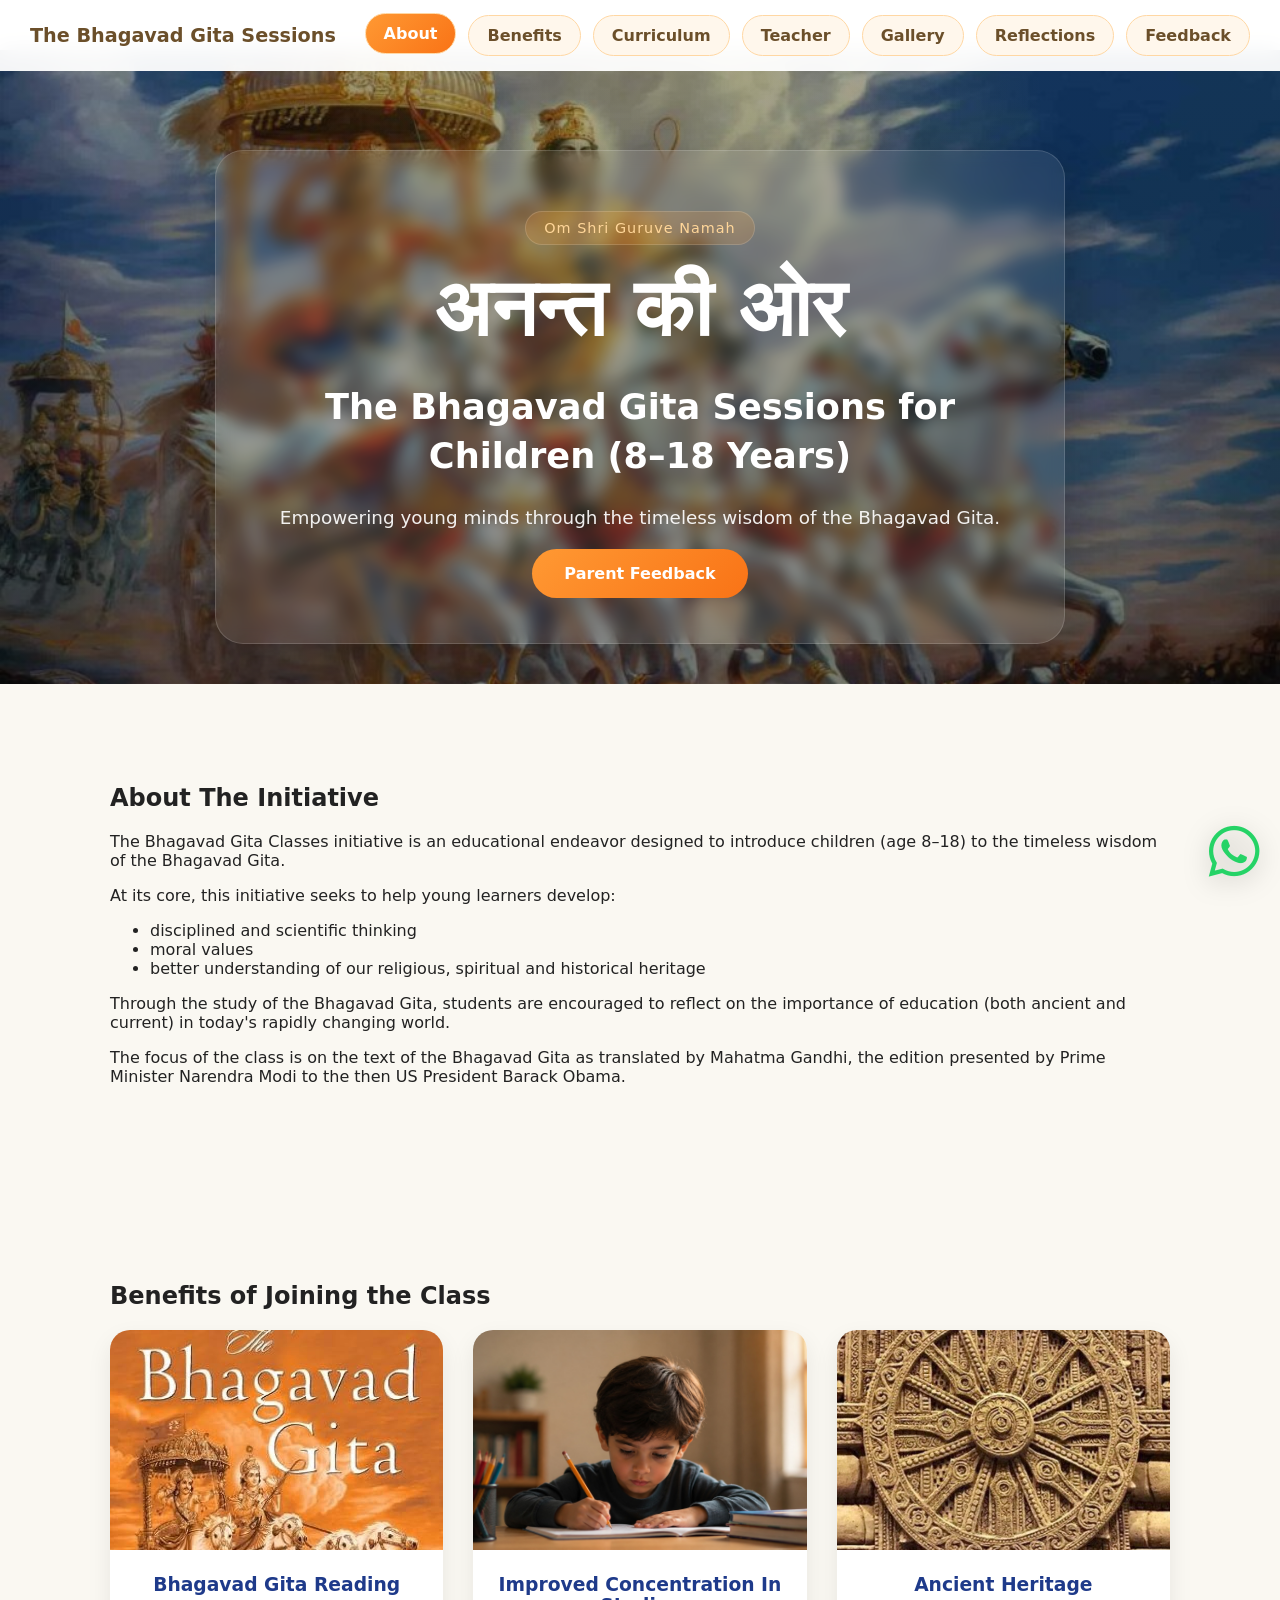
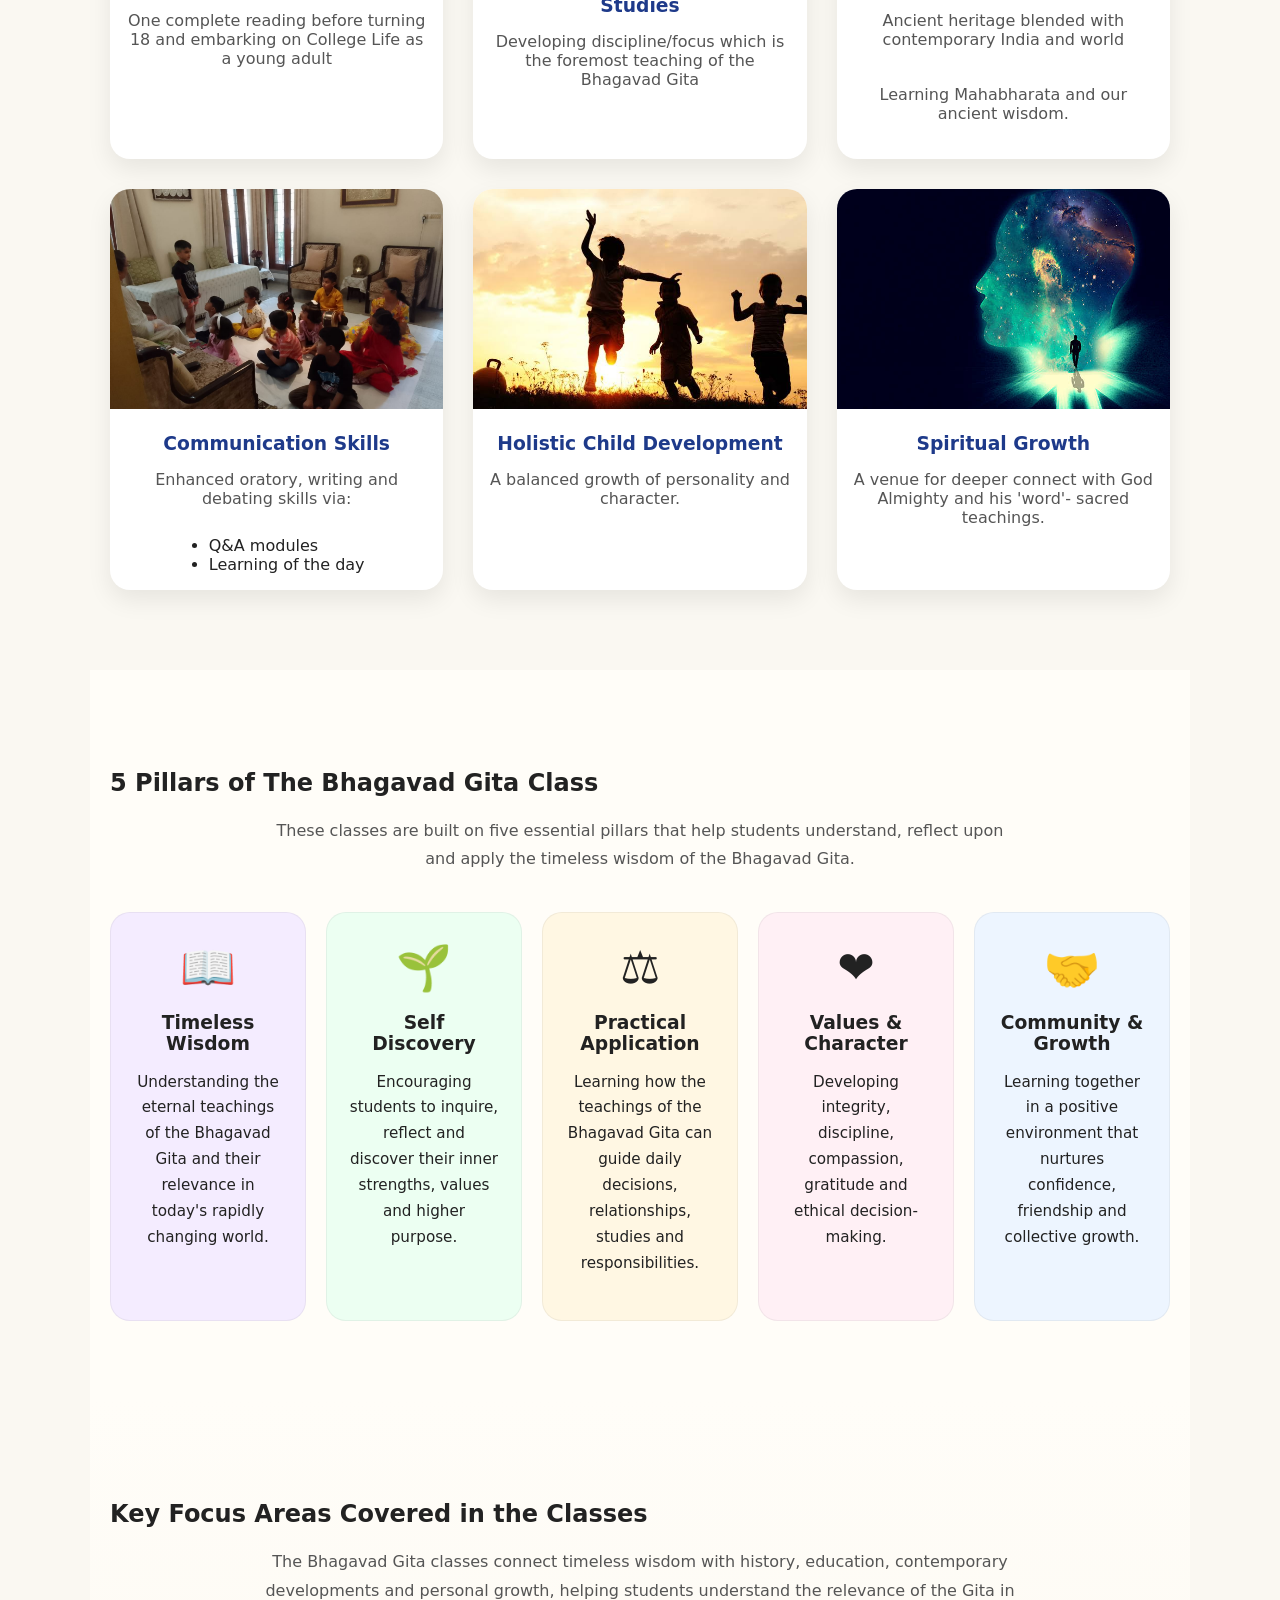
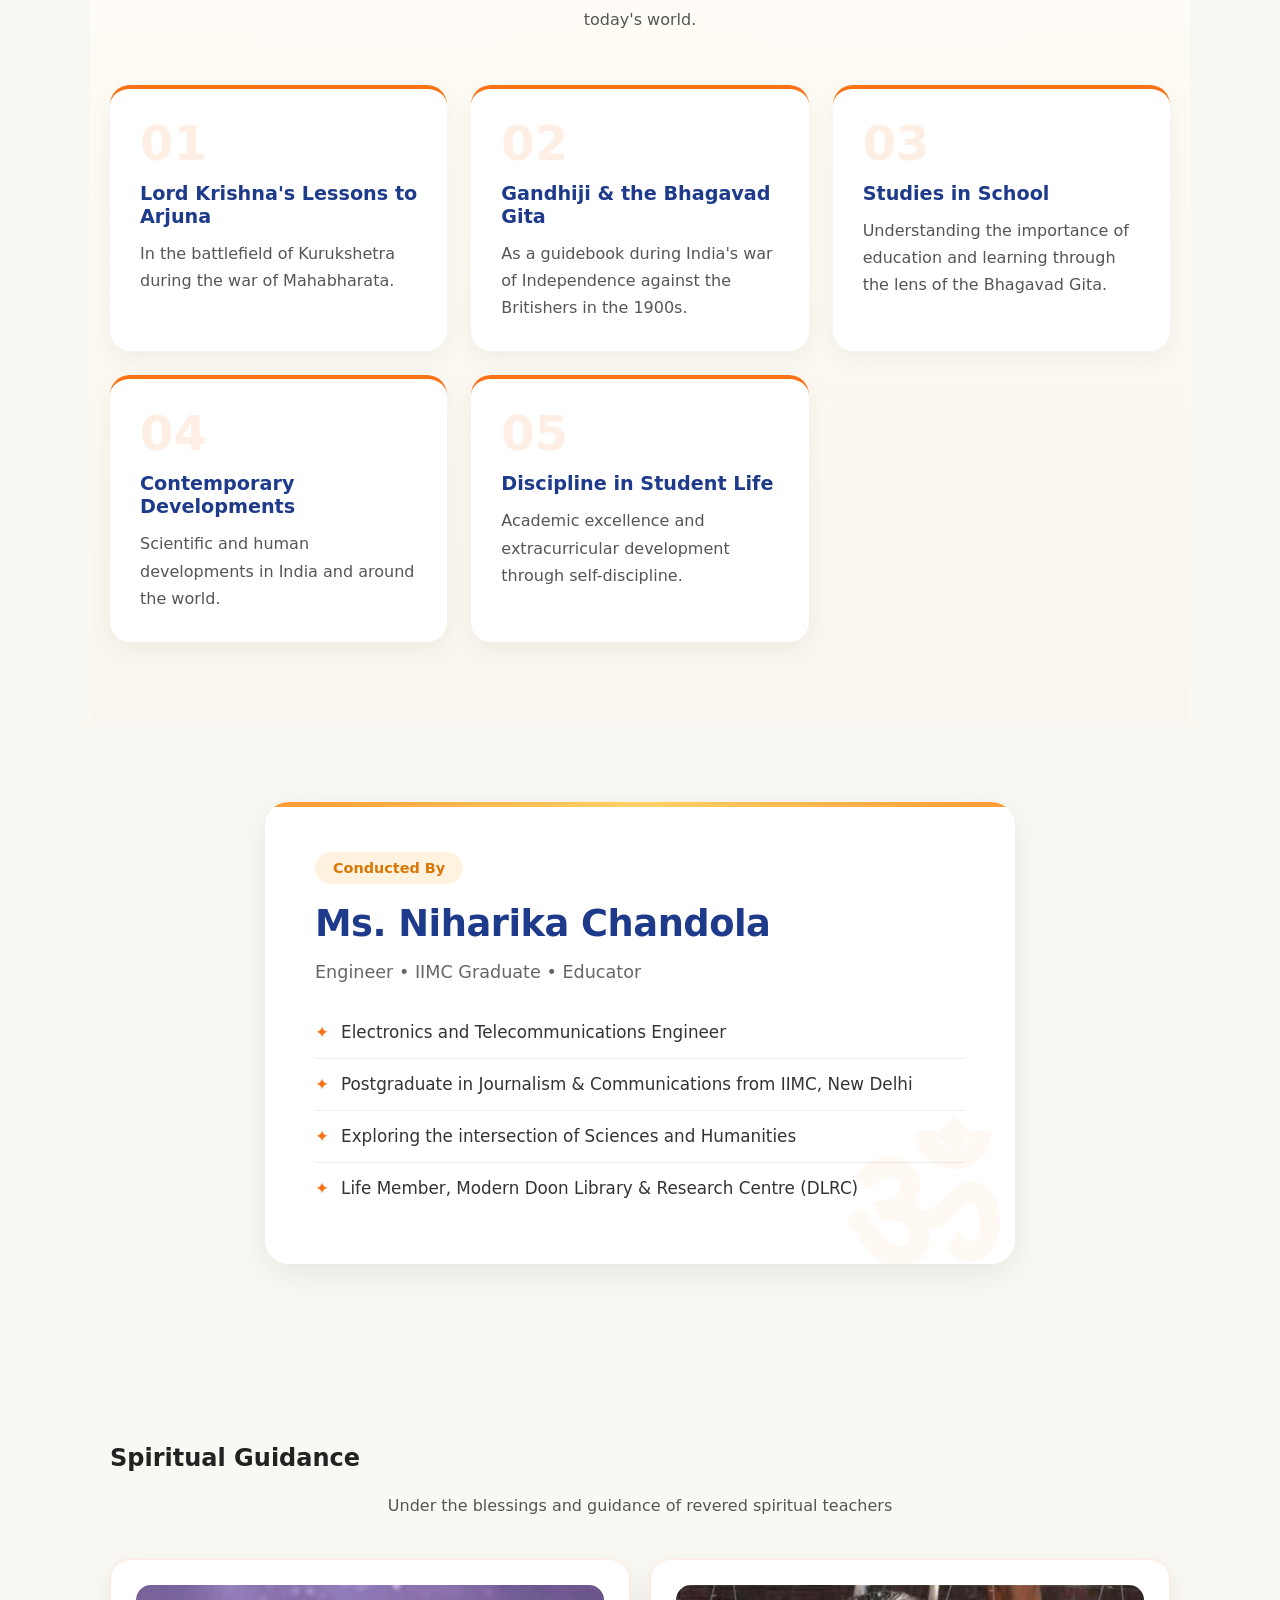
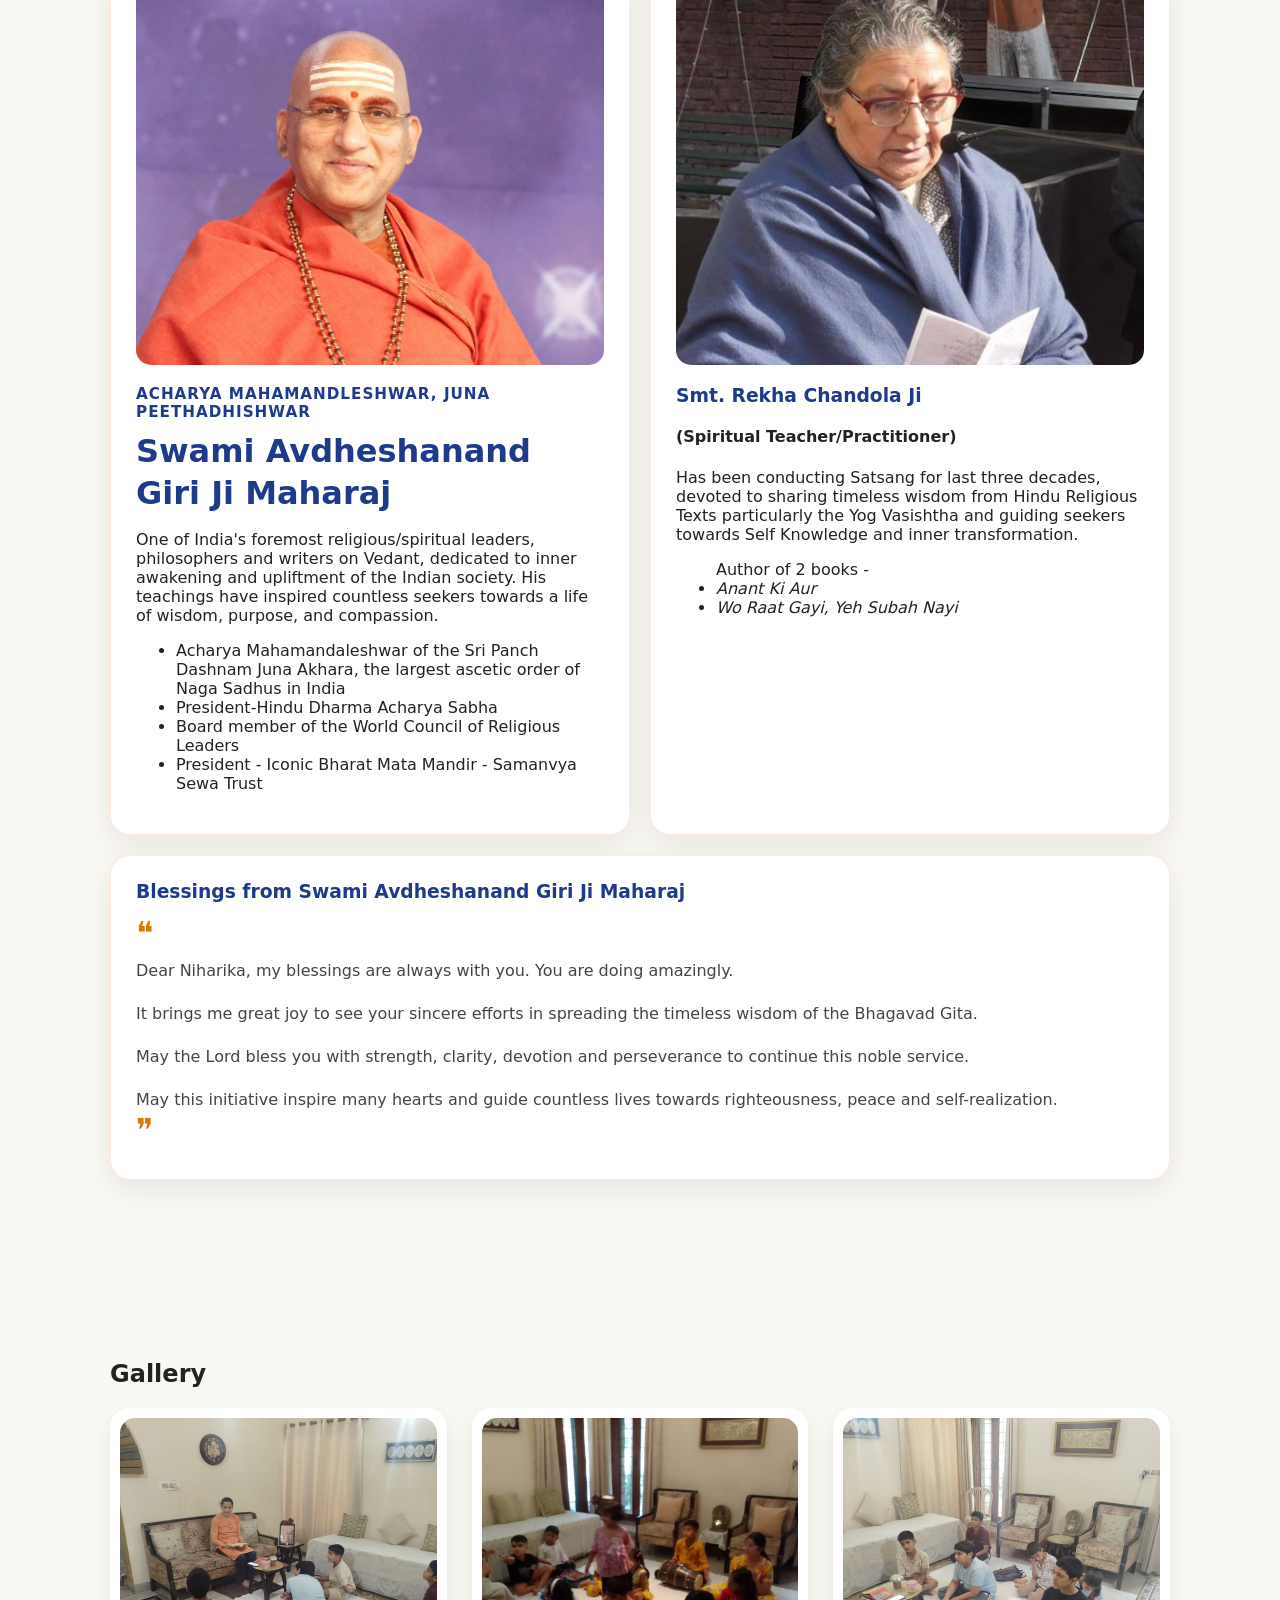
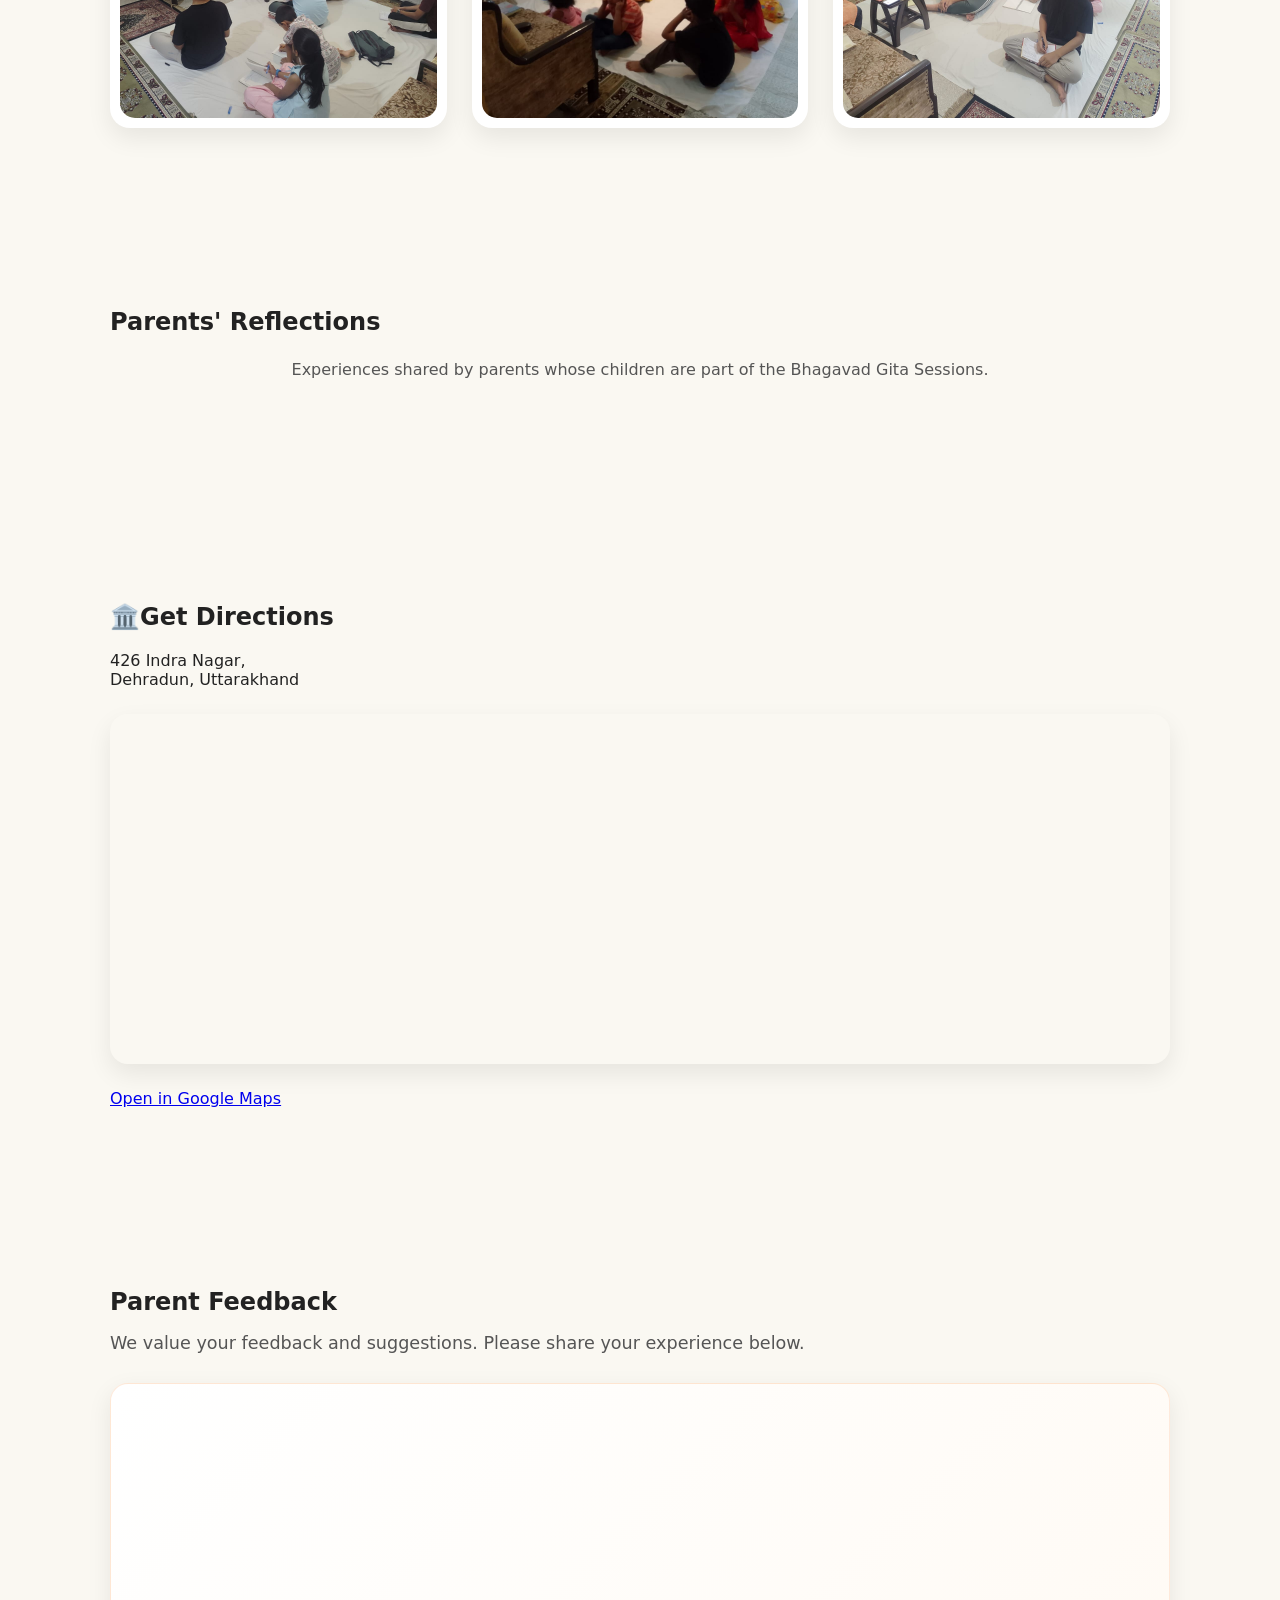
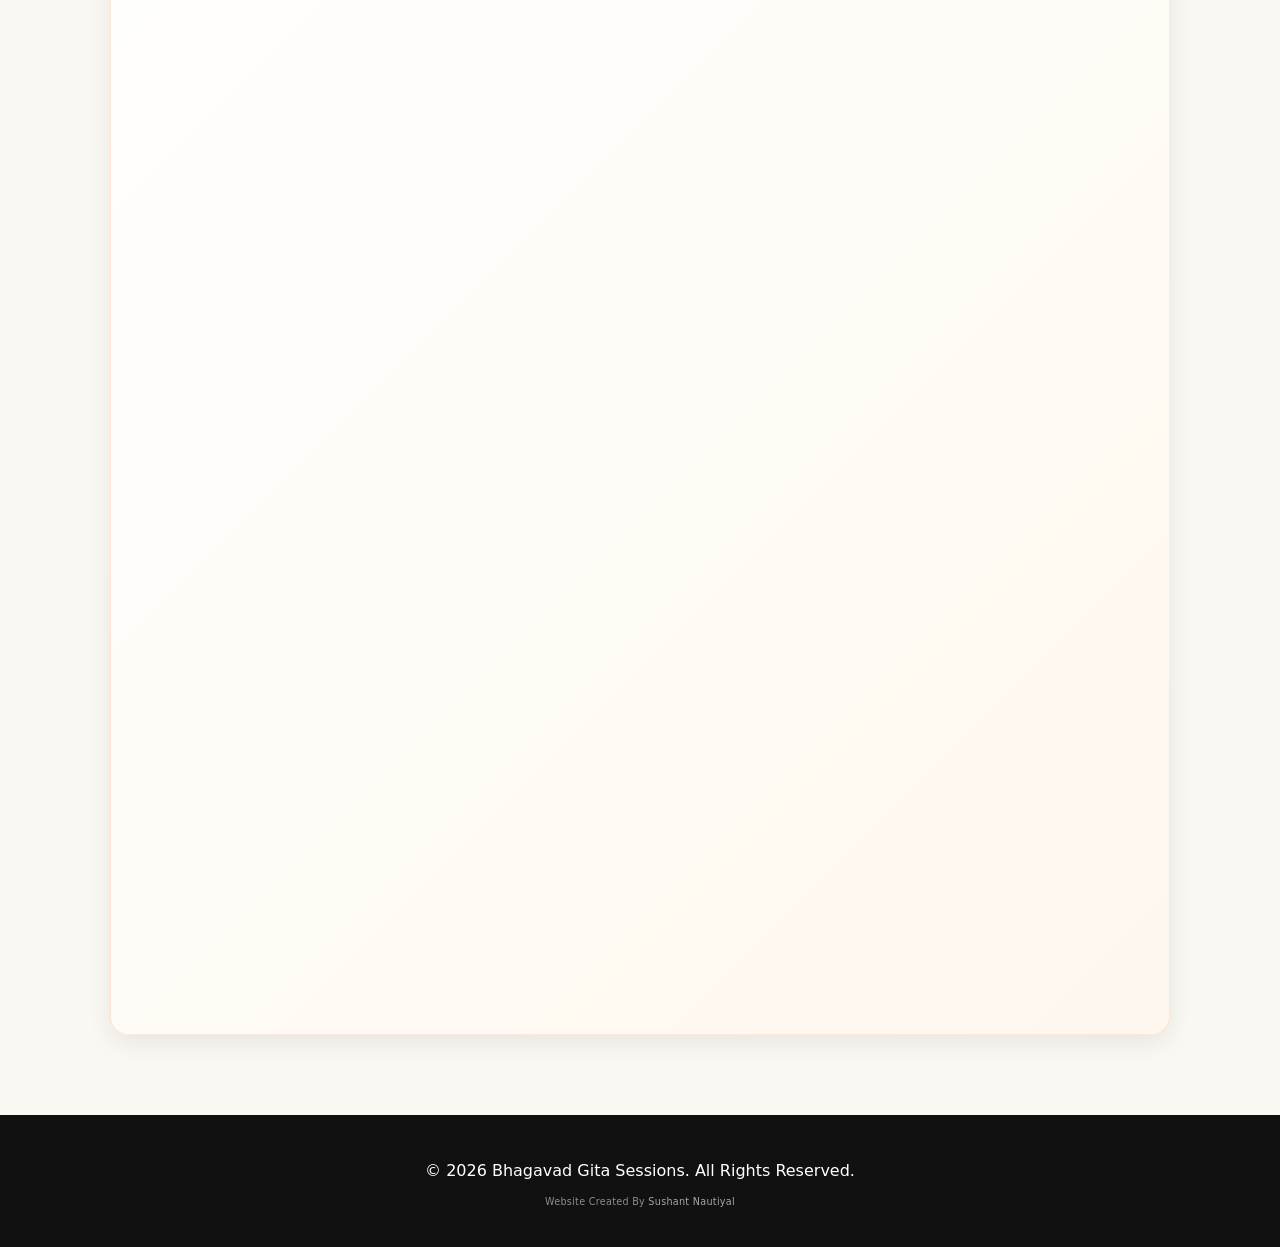
<file: index.html>
<!DOCTYPE html>
<html lang="en">

<head>
   <meta charset="UTF-8">
   <meta name="viewport" content="width=device-width, initial-scale=1.0">
   <title>The Bhagavad Gita Sessions for Children | अनन्त की ओर </title>
   <meta name="description" content="The Bhagavad Gita Sessions for Children">
   <link rel="stylesheet" href="assets/styles.css">
   <link rel="stylesheet" href="https://cdnjs.cloudflare.com/ajax/libs/font-awesome/6.7.2/css/all.min.css">
</head>

<body>
   <nav class="navbar">
      <a href="#" class="logo">
         The Bhagavad Gita Sessions
      </a>
      <ul class="nav-links">
         <li><a href="#about" class="active">About</a></li>
         <li><a href="#benefits">Benefits</a></li>
         <li><a href="#pillars">Curriculum</a></li>
         <li><a href="#teacher">Teacher</a></li>
         <li><a href="#gallery">Gallery</a></li>
         <li><a href="#reflections">Reflections</a></li>
         <li><a href="#feedback">Feedback</a></li>
      </ul>
   </nav>
   <header class="hero">
      <div class="hero-content reveal">
         <div class="hero-badge">
            Om Shri Guruve Namah
         </div>
         <h1>अनन्त की ओर</h1>
         <h2>
            The Bhagavad Gita Sessions for Children (8–18 Years)
         </h2>
         <p>
            Empowering young minds through the timeless wisdom of the Bhagavad Gita.
         </p>
         <a class="btn" href="#feedback">
            Parent Feedback
         </a>
      </div>
   </header>
   <section id="about" class="section reveal">
      <h2>About The Initiative</h2>

      <p>
         The Bhagavad Gita Classes initiative is an educational endeavor designed
         to introduce children (age 8–18) to the timeless wisdom of the Bhagavad Gita.
      </p>
      <p>
         At its core, this initiative seeks to help young learners develop:
      </p>
      <ul>
         <li>disciplined and scientific thinking</li>
         <li>moral values</li>
         <li>better understanding of our religious, spiritual and historical heritage</li>
      </ul>
      <p>
         Through the study of the Bhagavad Gita, students are encouraged to reflect on the importance of education (both
         ancient and current) in today's rapidly changing world.
      </p>
      <p>
         The focus of the class is on the text of the Bhagavad Gita as translated by Mahatma Gandhi, the edition
         presented by Prime Minister Narendra Modi to the then US President Barack Obama.
      </p>
   </section>
   <section id="benefits" class="section">
      <h2>Benefits of Joining the Class</h2>
      <div class="benefits-grid">
         <div class="benefit-card">
            <img src="images/benefits/gita-reading.jpg" alt="">
            <h3>Bhagavad Gita Reading</h3>
            <p>One complete reading before turning 18 and embarking on College Life as a young adult</p>
         </div>
         <div class="benefit-card">
            <img src="images/benefits/concentration.jpeg?v=2" alt="">
            <h3>Improved Concentration In Studies</h3>
            <p>Developing discipline/focus which is the foremost teaching of the Bhagavad Gita</p>
         </div>
         <div class="benefit-card">
            <img src="images/benefits/culture.jpg" alt="">
            <h3>Ancient Heritage</h3>
            <p>Ancient heritage blended with contemporary India and world</p>
            <p>Learning Mahabharata and our ancient wisdom.</p>
         </div>
         <div class="benefit-card">
            <img src="images/benefits/oratory.jpeg?v=2" alt="">
            <h3>Communication Skills</h3>

            <p class="benefit-text">
               Enhanced oratory, writing and debating skills via:
            </p>

            <div class="points-wrapper">
               <ul class="bullet-points">
                  <li>Q&amp;A modules</li>
                  <li>Learning of the day</li>
               </ul>
            </div>
         </div>
         <div class="benefit-card">
            <img src="images/benefits/holistic.jfif" alt="">
            <h3>Holistic Child Development</h3>
            <p>A balanced growth of personality and character.</p>
         </div>
         <div class="benefit-card">
            <img src="images/benefits/spiritual.jpg" alt="">
            <h3>Spiritual Growth</h3>
            <p>A venue for deeper connect with God Almighty and his 'word'- sacred teachings.</p>
         </div>
      </div>
   </section>
   <section id="pillars" class="section reveal">
      <h2>5 Pillars of The Bhagavad Gita Class</h2>
      <p class="section-subtitle">
         These classes are built on five essential pillars that help students
         understand, reflect upon and apply the timeless wisdom of the Bhagavad Gita.
      </p>
      <div class="pillars-grid">
         <div class="pillar-card pillar-purple">
            <div class="pillar-icon">📖</div>
            <h3>Timeless Wisdom</h3>
            <p>
               Understanding the eternal teachings of the Bhagavad Gita and
               their relevance in today's rapidly changing world.
            </p>
         </div>
         <div class="pillar-card pillar-green">
            <div class="pillar-icon">🌱</div>
            <h3>Self Discovery</h3>
            <p>
               Encouraging students to inquire, reflect and discover their
               inner strengths, values and higher purpose.
            </p>
         </div>
         <div class="pillar-card pillar-gold">
            <div class="pillar-icon">⚖️</div>
            <h3>Practical Application</h3>
            <p>
               Learning how the teachings of the Bhagavad Gita can guide daily
               decisions, relationships, studies and responsibilities.
            </p>
         </div>
         <div class="pillar-card pillar-pink">
            <div class="pillar-icon">❤️</div>
            <h3>Values & Character</h3>
            <p>
               Developing integrity, discipline, compassion, gratitude and
               ethical decision-making.
            </p>
         </div>
         <div class="pillar-card pillar-blue">
            <div class="pillar-icon">🤝</div>
            <h3>Community & Growth</h3>
            <p>
               Learning together in a positive environment that nurtures
               confidence, friendship and collective growth.
            </p>
         </div>
      </div>
   </section>
   <section id="focus-areas" class="section reveal">
      <h2>Key Focus Areas Covered in the Classes</h2>
      <p class="focus-intro">
         The Bhagavad Gita classes connect timeless wisdom with history,
         education, contemporary developments and personal growth,
         helping students understand the relevance of the Gita in today's world.
      </p>
      <div class="focus-grid">
         <div class="focus-card">
            <span class="focus-number">01</span>
            <h3>Lord Krishna's Lessons to Arjuna</h3>
            <p>
               In the battlefield of Kurukshetra during the war of Mahabharata.
            </p>
         </div>
         <div class="focus-card">
            <span class="focus-number">02</span>
            <h3>Gandhiji & the Bhagavad Gita</h3>
            <p>
               As a guidebook during India's war of Independence against the Britishers in the 1900s.
            </p>
         </div>
         <div class="focus-card">
            <span class="focus-number">03</span>
            <h3>Studies in School</h3>
            <p>
               Understanding the importance of education and learning through the lens of the Bhagavad Gita.
            </p>
         </div>
         <div class="focus-card">
            <span class="focus-number">04</span>
            <h3>Contemporary Developments</h3>
            <p>
               Scientific and human developments in India and around the world.
            </p>
         </div>
         <div class="focus-card">
            <span class="focus-number">05</span>
            <h3>Discipline in Student Life</h3>
            <p>
               Academic excellence and extracurricular development through self-discipline.
            </p>
         </div>
      </div>
   </section>
   <section id="teacher" class="section reveal">
      <div class="teacher-card">
         <div class="teacher-badge">
            Conducted By
         </div>
         <h2>Ms. Niharika Chandola</h2>
         <p class="teacher-tagline">
            Engineer • IIMC Graduate • Educator
         </p>
         <!-- <div class="teacher-divider"></div> -->
         <ul class="profile-points">
            <li>Electronics and Telecommunications Engineer</li>
            <li>Postgraduate in Journalism & Communications from IIMC, New Delhi</li>
            <li>Exploring the intersection of Sciences and Humanities</li>
            <li>Life Member, Modern Doon Library & Research Centre (DLRC)</li>
         </ul>
      </div>
   </section>
   <section id="guidance" class="section reveal">
      <h2>Spiritual Guidance</h2>
      <p class="section-subtitle">
         Under the blessings and guidance of revered spiritual teachers
      </p>

      <div class="guidance-grid">
         <div class="card guidance-swamiji">
            <div class="guide-photo swamiji-photo"></div>
            <div class="guru-title">
               Acharya Mahamandleshwar, Juna Peethadhishwar
            </div>
            <h3 class="guru-name">
               Swami Avdheshanand Giri Ji Maharaj
            </h3>
            <p>
               One of India's foremost religious/spiritual leaders, philosophers and writers on Vedant, dedicated to
               inner awakening and upliftment of the Indian society. His teachings have inspired countless seekers
               towards a life of wisdom, purpose, and compassion.
            </p>
            <ul>
               <li>
                  Acharya Mahamandaleshwar of the Sri Panch Dashnam Juna Akhara, the largest ascetic order of Naga
                  Sadhus in India
               </li>
               <li>President-Hindu Dharma Acharya Sabha</li>
               <li>Board member of the World Council of Religious Leaders</li>
               <li>President - Iconic Bharat Mata Mandir - Samanvya Sewa Trust</li>
            </ul>
         </div>

         <div class="card guidance-gurudev">
            <div class="guide-photo gurudev-photo"></div>
            <h3>Smt. Rekha Chandola Ji</h3>
            <h4>(Spiritual Teacher/Practitioner)</h4>
            <p>
               Has been conducting Satsang for last three decades, devoted to sharing timeless wisdom from Hindu
               Religious Texts particularly the Yog Vasishtha and guiding seekers towards Self Knowledge and inner
               transformation.
            </p>
            <ul>
               Author of 2 books -
               <li><em>Anant Ki Aur</em></li>
               <li><em>Wo Raat Gayi, Yeh Subah Nayi</em></li>
            </ul>
         </div>

         <div class="card blessing-card guidance-blessing">
            <h3>Blessings from Swami Avdheshanand Giri Ji Maharaj</h3>
            <div class="blessing-quote-mark">❝</div>
            <blockquote>
               <p>Dear Niharika, my blessings are always with you. You are doing amazingly.</p>
               <p>
                  It brings me great joy to see your sincere efforts in spreading the timeless wisdom of the Bhagavad
                  Gita.
               </p>
               <p>
                  May the Lord bless you with strength, clarity, devotion and perseverance to continue this noble
                  service.
               </p>
               <p>
                  May this initiative inspire many hearts and guide countless lives towards righteousness, peace and
                  self-realization.
               </p>
            </blockquote>
            <div class="blessing-quote-mark">❞</div>
         </div>
      </div>
   </section>
   <section id="gallery" class="section reveal">
      <h2>Gallery</h2>
      <div class="gallery-grid">
         <div class="gallery-item">
            <img src="images/gal1.jpeg?v=2" alt="Gallery Image 1">
         </div>
         <div class="gallery-item">
            <img src="images/gal2.jpeg" alt="Gallery Image 2">
         </div>
         <div class="gallery-item">
            <img src="images/gal3.jpeg?v=2" alt="Gallery Image 3">
         </div>
      </div>
   </section>
   <section id="reflections" class="section reveal">
      <h2>Parents' Reflections</h2>

      <p class="section-subtitle">
         Experiences shared by parents whose children are part of the Bhagavad Gita Sessions.
      </p>

      <div class="testimonial-wrapper">
         <div id="testimonial-track" class="testimonial-track">
            <!-- Google Sheet data loads here -->
         </div>
      </div>
      <p class="swipe-hint">
         ← Swipe to read more →
      </p>
   </section>
   <section id="location" class="section reveal">
      <div class="location-card">
         <h2>🏛️Get Directions</h2>
         <p class="location-address">
            426 Indra Nagar,<br>
            Dehradun, Uttarakhand
         </p>
         <div class="map-container">
            <iframe
               src="https://www.google.com/maps/embed?pb=!1m17!1m12!1m3!1d3399.2452486231987!2d77.99868707556432!3d30.319949974785985!2m3!1f0!2f0!3f0!3m2!1i1024!2i768!4f13.1!3m2!1m1!2zMzDCsDE5JzExLjgiTiA3OMKwMDAnMDQuNSJF!5e1!3m2!1sen!2sin!4v1782061550491!5m2!1sen!2sin"
               width="600" height="450" style="border:0;" allowfullscreen="" loading="lazy"
               referrerpolicy="no-referrer-when-downgrade"></iframe>
         </div>
         <a class="location-btn" href="https://maps.google.com/?q=426+Indra+Nagar+Dehradun" target="_blank">
            Open in Google Maps
         </a>
      </div>
   </section>
   <section id="feedback" class="section reveal">
      <h2>Parent Feedback</h2>
      <p>
         We value your feedback and suggestions. Please share your experience below.
      </p>
      <div class="card">
         <iframe
            src="https://docs.google.com/forms/d/e/1FAIpQLSfRpZ94LRk6SZWgyEPd5InsKsDCNvL5LQzETkOcfYvqQgdj5Q/viewform?embedded=true"
            width="100%" height="1200" frameborder="0">
            Loading…
         </iframe>
      </div>
   </section>
   <footer>

      <p>© 2026 Bhagavad Gita Sessions. All Rights Reserved.</p>

      <p class="credit">
         Website Created By
         <a href="https://www.linkedin.com/in/sushantnautiyal/" target="_blank">
            Sushant Nautiyal
         </a>
      </p>

   </footer>
   <a href="https://wa.me/917830600091?text=Hari%20Om." class="whatsapp" target="_blank" aria-label="Chat on WhatsApp">

      <i class="fa-brands fa-whatsapp"></i>

   </a>
   <script src="assets/script.js"></script>
</body>

</html>
</file>
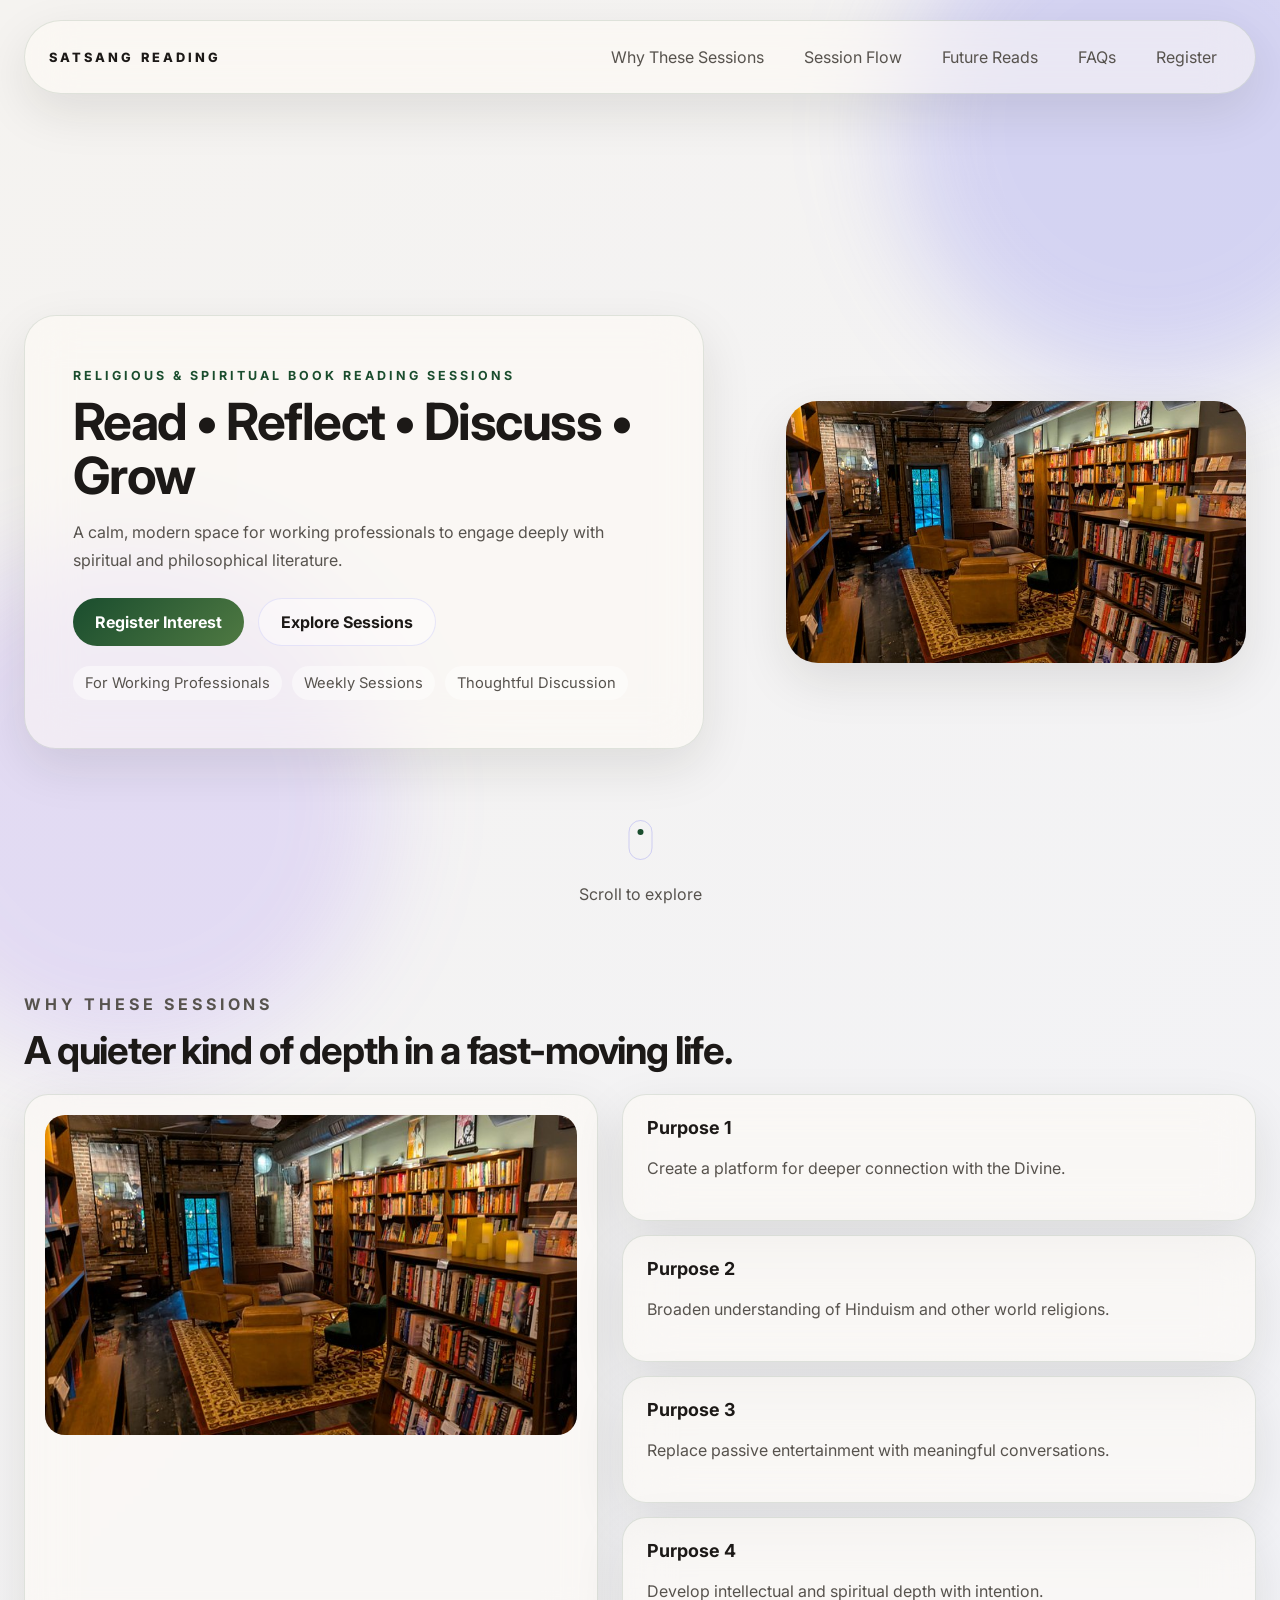
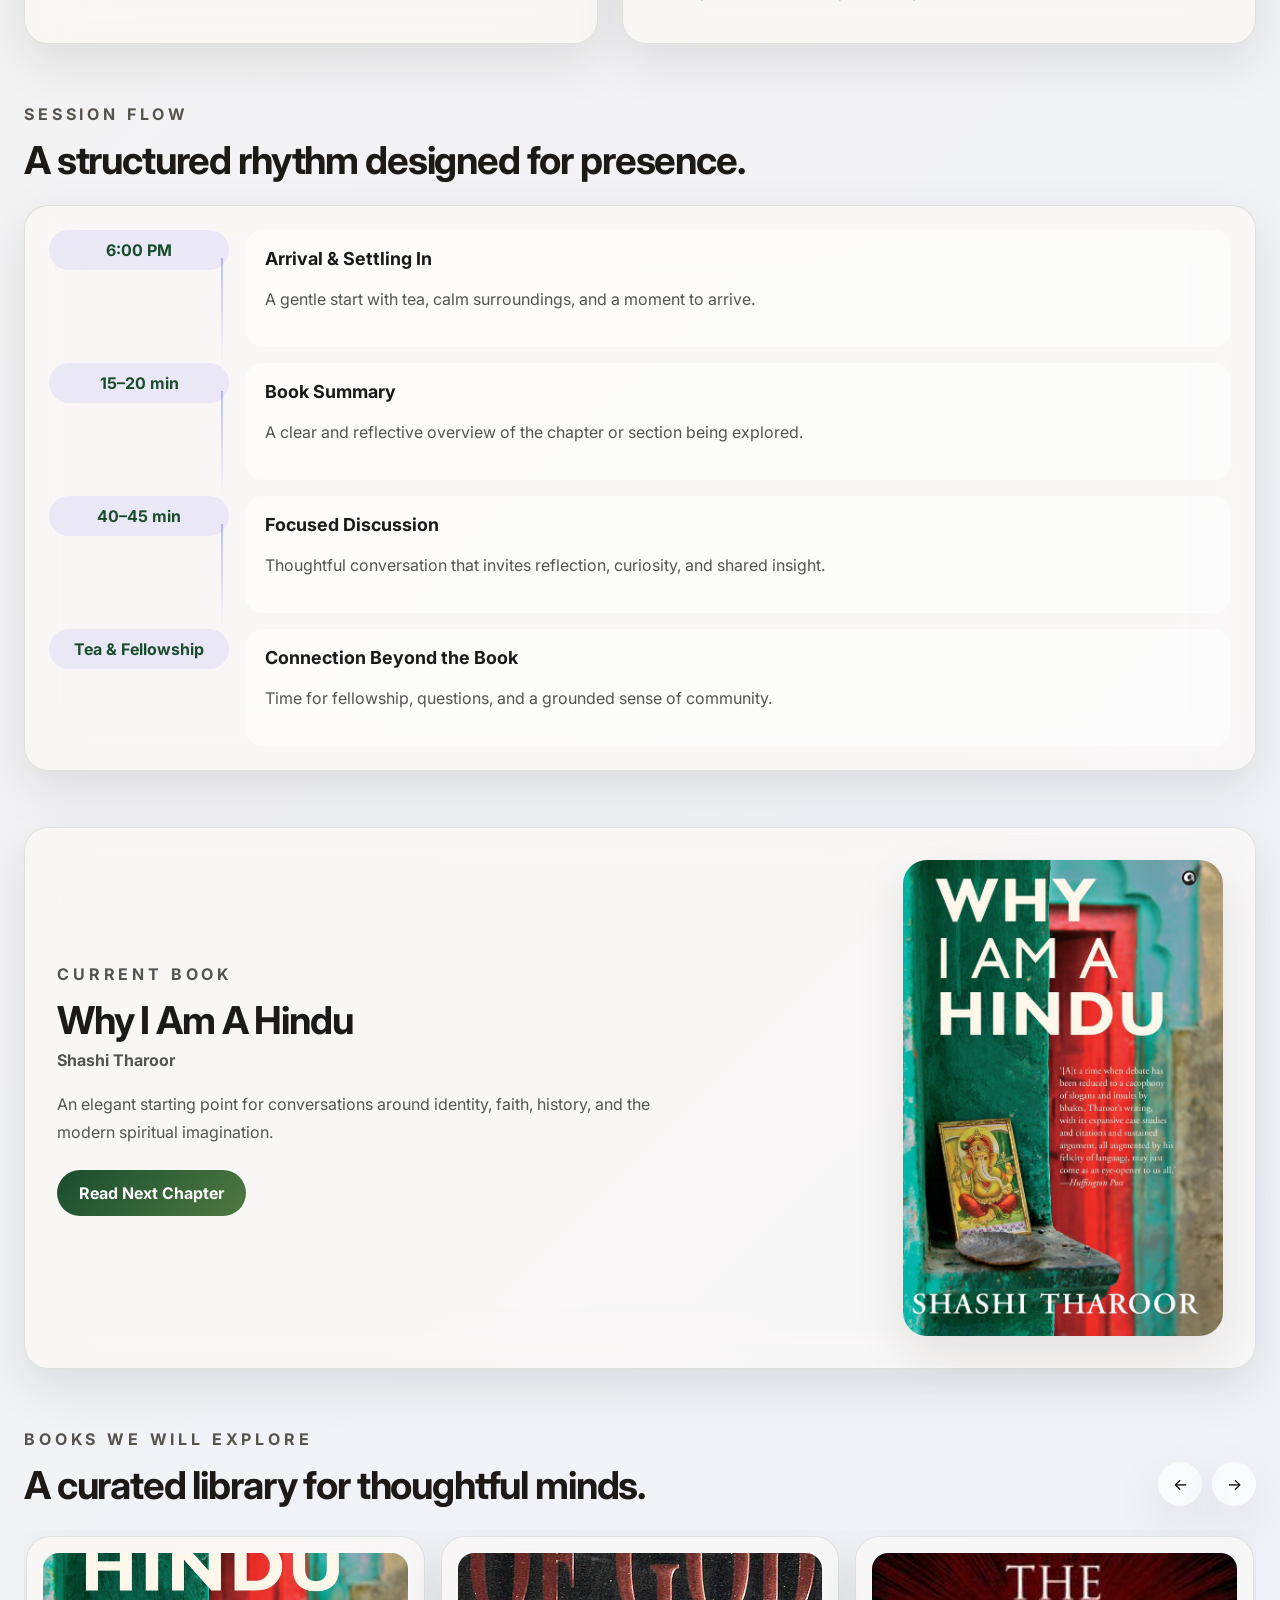
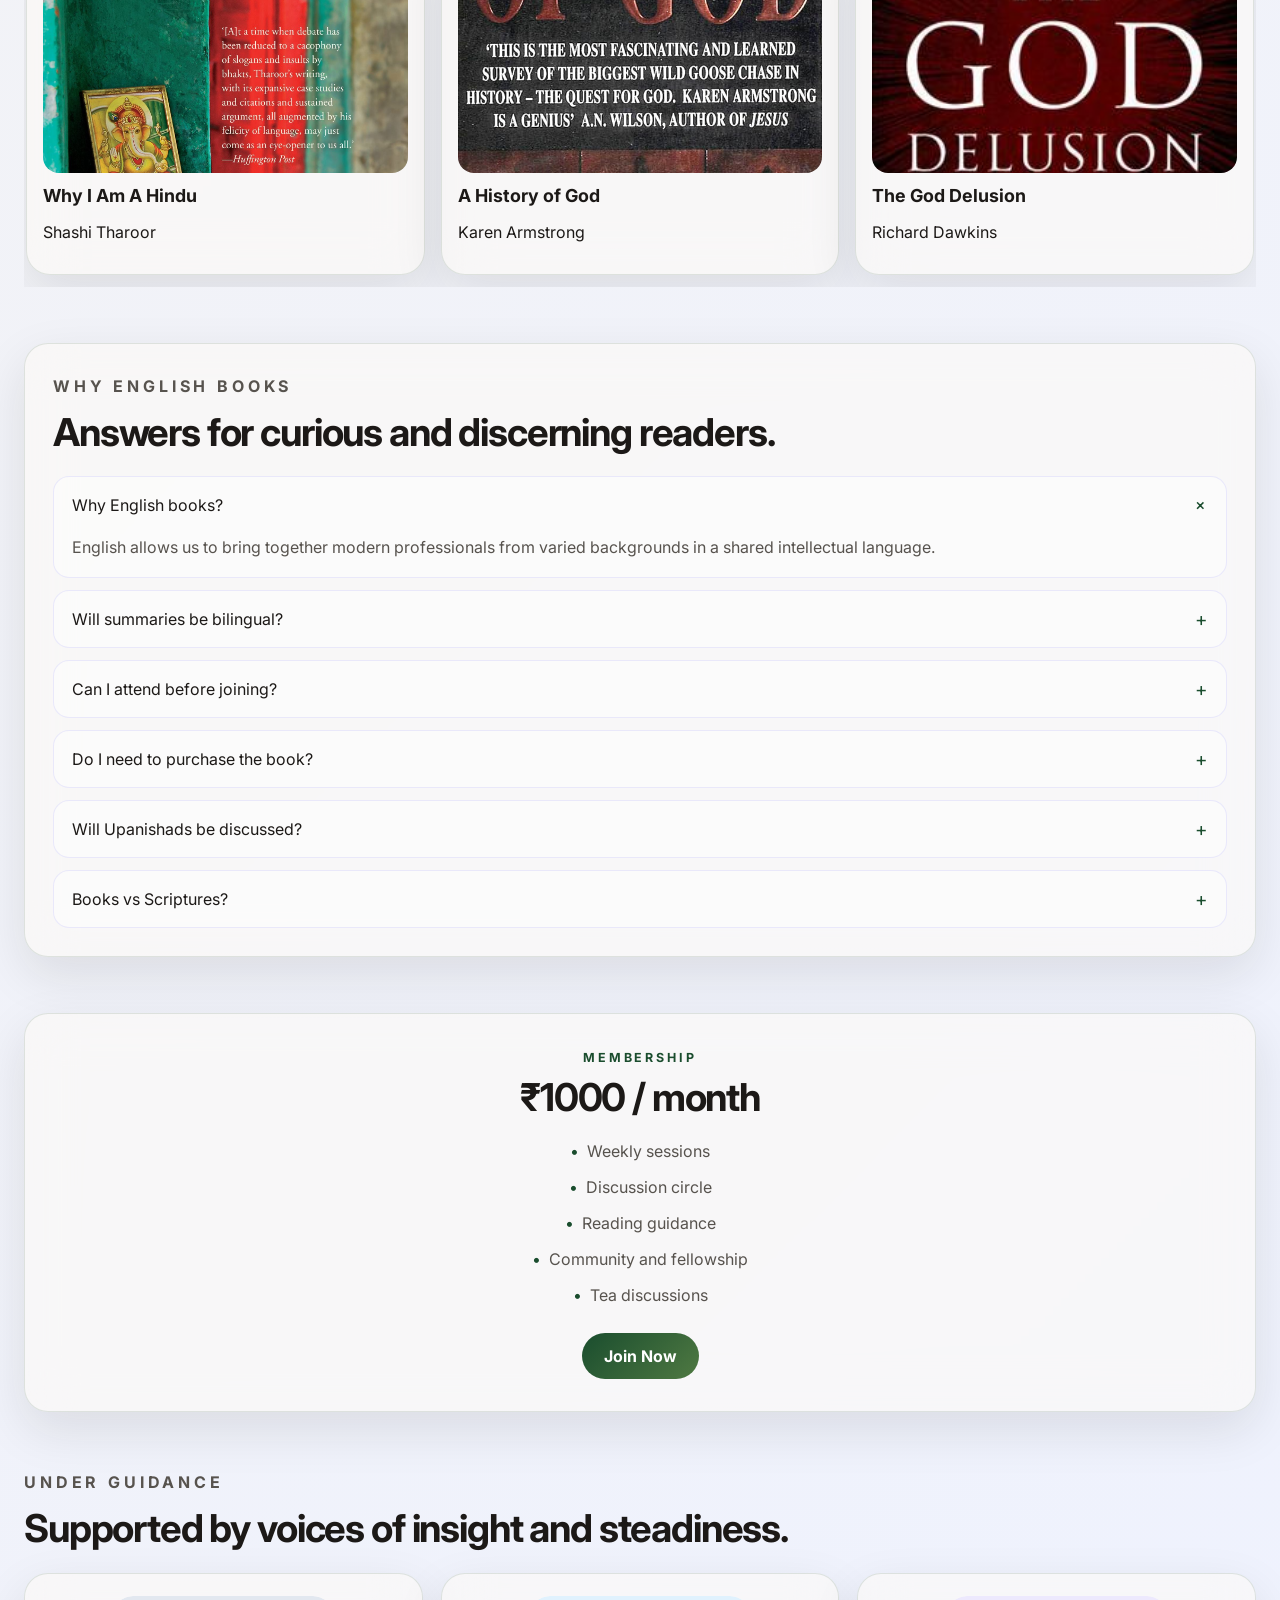
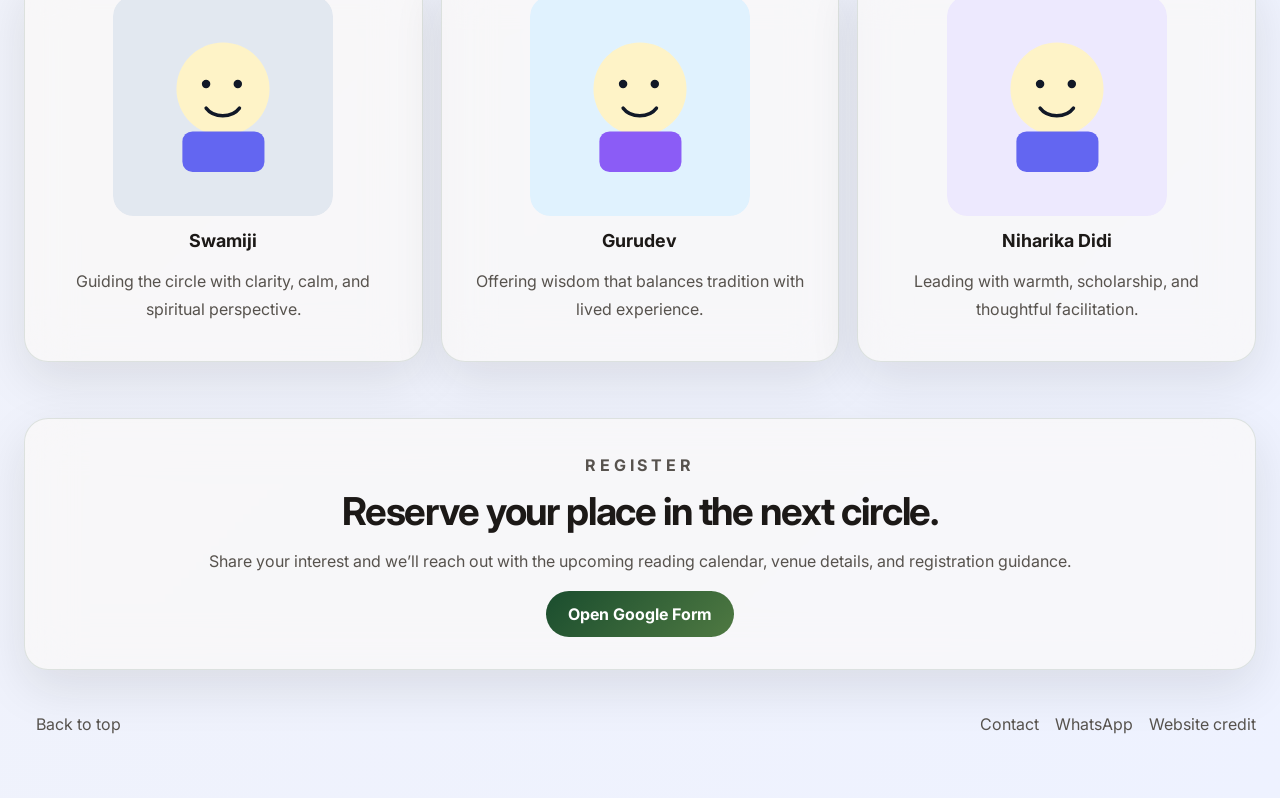
<file: book-reading/index.html>
<!DOCTYPE html>
<html lang="en">
  <head>
    <meta charset="UTF-8" />
    <meta name="viewport" content="width=device-width, initial-scale=1.0" />
    <title>Book Reading Sessions for Working Professionals</title>
    <meta
      name="description"
      content="A refined space for religious and spiritual book reading sessions designed for thoughtful professionals."
    />
    <meta property="og:title" content="Book Reading Sessions for Working Professionals" />
    <meta
      property="og:description"
      content="A calm, modern gathering for reading, reflection, and meaningful discussion."
    />
    <meta property="og:type" content="website" />
    <meta property="og:image" content="images/hero-library.jpg" />
    <meta name="twitter:card" content="summary_large_image" />
    <link rel="icon" href="images/favicon.svg" type="image/svg+xml" />
    <link rel="preconnect" href="https://fonts.googleapis.com" />
    <link rel="preconnect" href="https://fonts.gstatic.com" crossorigin />
    <link
      href="https://fonts.googleapis.com/css2?family=Inter:wght@400;500;600;700;800&display=swap"
      rel="stylesheet"
    />
    <link rel="stylesheet" href="assets/styles.css" />
  </head>
  <body>
    <div class="page-shell">
      <header class="site-header">
        <nav class="nav glass-panel" aria-label="Primary navigation">
          <a class="brand" href="#top">SATSANG READING</a>
          <button type="button" class="nav-toggle" aria-label="Toggle navigation" aria-expanded="false">
            <span></span>
            <span></span>
            <span></span>
          </button>
          <div class="nav-links">
            <a href="#why-sessions">Why These Sessions</a>
            <a href="#session-flow">Session Flow</a>
            <a href="#books">Future Reads</a>
            <a href="#faqs">FAQs</a>
            <a href="#register">Register</a>
          </div>
        </nav>
      </header>

      <main id="top">
        <!-- Hero -->
        <section class="hero reveal" aria-labelledby="hero-title">
          <div class="hero-copy glass-panel">
            <p class="eyebrow">Religious &amp; Spiritual Book Reading Sessions</p>
            <h1 id="hero-title">Read • Reflect • Discuss • Grow</h1>
            <p class="hero-text">
              A calm, modern space for working professionals to engage deeply with spiritual and philosophical literature.
            </p>
            <div class="hero-actions">
              <a class="btn btn-primary" href="#register">Register Interest</a>
              <a class="btn btn-secondary" href="#session-flow">Explore Sessions</a>
            </div>
            <div class="hero-meta" aria-label="Session highlights">
              <span>For Working Professionals</span>
              <span>Weekly Sessions</span>
              <span>Thoughtful Discussion</span>
            </div>
          </div>
          <div class="hero-art" aria-hidden="true">
            <img src="images/hero-library.jpg" alt="" loading="eager" />
          </div>
          <a class="scroll-indicator" href="#why-sessions" aria-label="Scroll to the next section">
            <span></span>
            <p>Scroll to explore</p>
          </a>
        </section>

        <!-- Why These Sessions -->
        <section id="why-sessions" class="section reveal" aria-labelledby="why-title">
          <div class="section-heading">
            <p class="eyebrow">Why These Sessions</p>
            <h2 id="why-title">A quieter kind of depth in a fast-moving life.</h2>
          </div>
          <div class="why-grid">
            <div class="illustration-card glass-panel">
              <img src="images/hero-library.jpg" alt="A premium illustration representing reflection and study" loading="lazy" />
            </div>
            <div class="purpose-stack">
              <article class="purpose-card glass-panel">
                <h3>Purpose 1</h3>
                <p>Create a platform for deeper connection with the Divine.</p>
              </article>
              <article class="purpose-card glass-panel">
                <h3>Purpose 2</h3>
                <p>Broaden understanding of Hinduism and other world religions.</p>
              </article>
              <article class="purpose-card glass-panel">
                <h3>Purpose 3</h3>
                <p>Replace passive entertainment with meaningful conversations.</p>
              </article>
              <article class="purpose-card glass-panel">
                <h3>Purpose 4</h3>
                <p>Develop intellectual and spiritual depth with intention.</p>
              </article>
            </div>
          </div>
        </section>

        <!-- Session Flow -->
        <section id="session-flow" class="section reveal" aria-labelledby="flow-title">
          <div class="section-heading">
            <p class="eyebrow">Session Flow</p>
            <h2 id="flow-title">A structured rhythm designed for presence.</h2>
          </div>
          <div class="timeline glass-panel" role="list">
            <div class="timeline-item" role="listitem">
              <div class="timeline-time">6:00 PM</div>
              <div class="timeline-card">
                <h3>Arrival &amp; Settling In</h3>
                <p>A gentle start with tea, calm surroundings, and a moment to arrive.</p>
              </div>
            </div>
            <div class="timeline-item" role="listitem">
              <div class="timeline-time">15–20 min</div>
              <div class="timeline-card">
                <h3>Book Summary</h3>
                <p>A clear and reflective overview of the chapter or section being explored.</p>
              </div>
            </div>
            <div class="timeline-item" role="listitem">
              <div class="timeline-time">40–45 min</div>
              <div class="timeline-card">
                <h3>Focused Discussion</h3>
                <p>Thoughtful conversation that invites reflection, curiosity, and shared insight.</p>
              </div>
            </div>
            <div class="timeline-item" role="listitem">
              <div class="timeline-time">Tea &amp; Fellowship</div>
              <div class="timeline-card">
                <h3>Connection Beyond the Book</h3>
                <p>Time for fellowship, questions, and a grounded sense of community.</p>
              </div>
            </div>
          </div>
        </section>

        <!-- Current Book -->
        <section id="current-book" class="section reveal" aria-labelledby="current-book-title">
          <div class="book-feature glass-panel">
            <div class="book-copy">
              <p class="eyebrow">Current Book</p>
              <h2 id="current-book-title">Why I Am A Hindu</h2>
              <p class="author">Shashi Tharoor</p>
              <p>
                An elegant starting point for conversations around identity, faith, history, and the modern spiritual imagination.
              </p>
              <div class="hero-actions">
                <a class="btn btn-primary" href="#register">Read Next Chapter</a>
              </div>
            </div>
            <div class="book-visual">
              <img src="images/cover-why-i-am-a-hindu.jpg" alt="Book cover placeholder for Why I Am A Hindu" loading="lazy" />
            </div>
          </div>
        </section>

        <!-- Books We Will Explore -->
        <section id="books" class="section reveal" aria-labelledby="books-title">
          <div class="section-heading section-heading-inline">
            <div>
              <p class="eyebrow">Books We Will Explore</p>
              <h2 id="books-title">A curated library for thoughtful minds.</h2>
            </div>
            <div class="carousel-controls" aria-label="Carousel controls">
              <button class="carousel-btn" type="button" data-carousel-prev aria-label="Scroll books left">←</button>
              <button class="carousel-btn" type="button" data-carousel-next aria-label="Scroll books right">→</button>
            </div>
          </div>
          <div class="books-carousel">
            <div class="books-track" role="list">
              <article class="book-tile glass-panel" role="listitem">
                <img src="images/cover-why-i-am-a-hindu.jpg" alt="Placeholder cover for Why I Am A Hindu" loading="lazy" />
                <h3>Why I Am A Hindu</h3>
                <p>Shashi Tharoor</p>
              </article>
              <article class="book-tile glass-panel" role="listitem">
                <img src="images/cover-history-of-god.jpg" alt="Placeholder cover for A History of God" loading="lazy" />
                <h3>A History of God</h3>
                <p>Karen Armstrong</p>
              </article>
              <article class="book-tile glass-panel" role="listitem">
                <img src="images/cover-god-delusion.jpg" alt="Placeholder cover for The God Delusion" loading="lazy" />
                <h3>The God Delusion</h3>
                <p>Richard Dawkins</p>
              </article>
              
            </div>
          </div>
        </section>

        <!-- Why English Books -->
        <section id="faqs" class="section reveal" aria-labelledby="faq-title">
          <div class="faq-shell glass-panel">
            <div class="section-heading">
              <p class="eyebrow">Why English Books</p>
              <h2 id="faq-title">Answers for curious and discerning readers.</h2>
            </div>
            <div class="faq-list">
              <article class="faq-item active">
                <button class="faq-question" type="button" aria-expanded="true">
                  <span>Why English books?</span>
                  <span class="faq-icon" aria-hidden="true">+</span>
                </button>
                <div class="faq-answer">
                  <p>English allows us to bring together modern professionals from varied backgrounds in a shared intellectual language.</p>
                </div>
              </article>
              <article class="faq-item">
                <button class="faq-question" type="button" aria-expanded="false">
                  <span>Will summaries be bilingual?</span>
                  <span class="faq-icon" aria-hidden="true">+</span>
                </button>
                <div class="faq-answer">
                  <p>Yes, summaries and reflections will be offered in a way that remains welcoming and accessible.</p>
                </div>
              </article>
              <article class="faq-item">
                <button class="faq-question" type="button" aria-expanded="false">
                  <span>Can I attend before joining?</span>
                  <span class="faq-icon" aria-hidden="true">+</span>
                </button>
                <div class="faq-answer">
                  <p>Absolutely. A trial session is a good way to experience the tone, depth, and atmosphere of the circle.</p>
                </div>
              </article>
              <article class="faq-item">
                <button class="faq-question" type="button" aria-expanded="false">
                  <span>Do I need to purchase the book?</span>
                  <span class="faq-icon" aria-hidden="true">+</span>
                </button>
                <div class="faq-answer">
                  <p>Participants are encouraged to read along, though a book is not mandatory for attending the sessions.</p>
                </div>
              </article>
              <article class="faq-item">
                <button class="faq-question" type="button" aria-expanded="false">
                  <span>Will Upanishads be discussed?</span>
                  <span class="faq-icon" aria-hidden="true">+</span>
                </button>
                <div class="faq-answer">
                  <p>Yes, the series will gradually include a thoughtful exploration of spiritual classics and modern renderings.</p>
                </div>
              </article>
              <article class="faq-item">
                <button class="faq-question" type="button" aria-expanded="false">
                  <span>Books vs Scriptures?</span>
                  <span class="faq-icon" aria-hidden="true">+</span>
                </button>
                <div class="faq-answer">
                  <p>We will engage both modern books and foundational scriptures, balancing accessible language with deeper tradition.</p>
                </div>
              </article>
            </div>
          </div>
        </section>

        <!-- Membership -->
        <section id="membership" class="section reveal" aria-labelledby="membership-title">
          <div class="membership-card glass-panel">
            <div class="membership-copy">
              <p class="eyebrow">Membership</p>
              <h2 id="membership-title">₹1000 / month</h2>
              <ul>
                <li>Weekly sessions</li>
                <li>Discussion circle</li>
                <li>Reading guidance</li>
                <li>Community and fellowship</li>
                <li>Tea discussions</li>
              </ul>
              <a class="btn btn-primary" href="#register">Join Now</a>
            </div>
          </div>
        </section>

        <!-- Under Guidance -->
        <section id="guidance" class="section reveal" aria-labelledby="guidance-title">
          <div class="section-heading">
            <p class="eyebrow">Under Guidance</p>
            <h2 id="guidance-title">Supported by voices of insight and steadiness.</h2>
          </div>
          <div class="guidance-grid">
            <article class="guide-card glass-panel">
              <img src="images/guide-swamiji.svg" alt="Placeholder illustration for Swamiji" loading="lazy" />
              <h3>Swamiji</h3>
              <p>Guiding the circle with clarity, calm, and spiritual perspective.</p>
            </article>
            <article class="guide-card glass-panel">
              <img src="images/guide-gurudev.svg" alt="Placeholder illustration for Gurudev" loading="lazy" />
              <h3>Gurudev</h3>
              <p>Offering wisdom that balances tradition with lived experience.</p>
            </article>
            <article class="guide-card glass-panel">
              <img src="images/guide-niharika.svg" alt="Placeholder illustration for Niharika Didi" loading="lazy" />
              <h3>Niharika Didi</h3>
              <p>Leading with warmth, scholarship, and thoughtful facilitation.</p>
            </article>
          </div>
        </section>

        <!-- Register -->
        <section id="register" class="section reveal" aria-labelledby="register-title">
          <div class="register-card glass-panel">
            <p class="eyebrow">Register</p>
            <h2 id="register-title">Reserve your place in the next circle.</h2>
            <p>
              Share your interest and we’ll reach out with the upcoming reading calendar, venue details, and registration guidance.
            </p>
            <a class="btn btn-primary" href="https://forms.gle/placeholder" target="_blank" rel="noreferrer">Open Google Form</a>
          </div>
        </section>
      </main>

      <footer class="footer">
        <div>
          <a href="#top">Back to top</a>
        </div>
        <div class="footer-links">
          <a href="#faqs">Contact</a>
          <a href="#register">WhatsApp</a>
          <a href="#top">Website credit</a>
        </div>
      </footer>
    </div>

    <script src="assets/script.js"></script>
  </body>
</html>
</file>
<file: assets/styles.css>
html,
body {
    width: 100%;
    overflow-x: hidden;
}

:root {
    --saffron: #f97316;
    --blue: #1e3a8a;
}

* {
    box-sizing: border-box;
}

html {
    scroll-behavior: smooth;
}

body {
    margin: 0;
    font-family: system-ui, sans-serif;
    background: #faf8f2;
    color: #222;
}

.navbar {
    position: fixed;
    top: 0;
    left: 0;
    width: 100%;
    z-index: 9999;
    background: rgba(255, 255, 255, .95);
    backdrop-filter: blur(10px);
    padding: 15px 30px;
    display: flex;
    justify-content: space-between;
    align-items: center;
}

.logo {
    font-size: 1.2rem;
    font-weight: 700;
    color: #6b4f2a;
    text-decoration: none;
    cursor: pointer;
}

    .logo:hover {
        color: var(--saffron);
    }

.nav-links {
    display: flex;
    gap: 12px;
    list-style: none;
    margin: 0;
    padding: 0;
}

    .nav-links a {
        display: block;
        padding: 10px 18px;
        border-radius: 999px;
        background: #fff7ec;
        border: 1px solid #ffd7a3;
        color: #6b4f2a;
        text-decoration: none;
        font-weight: 600;
        transition: .3s ease;
    }

        .nav-links a:hover,
        .nav-links a.active {
            background: linear-gradient(135deg, #ff9933, #f97316);
            color: white;
            transform: translateY(-2px);
        }

.hero {
    padding-top: 100px;
    padding-bottom: 40px;
    background: linear-gradient(rgba(10, 10, 10, 0.40), rgba(10, 10, 10, 0.50)), url('../images/krishna-arjuna.jpg');
    background-size: cover;
    background-position: center center;
    background-repeat: no-repeat;
    display: flex;
    align-items: flex-start;
    margin-top: 50px;
    justify-content: center;
    text-align: center;
    color: white;
    position: relative;
    overflow: hidden;
}

#pillars,
#focus-areas,
#teacher,
#benefits,
#gallery,
#feedback {
    scroll-margin-top: 100px;
}

.hero::before {
    content: "";
    position: absolute;
    inset: 0;
    background: radial-gradient(circle at top center, rgba(255, 193, 7, 0.18), transparent 45%);
    pointer-events: none;
}

.hero-content {
    position: relative;
    z-index: 2;
    background: rgba(255, 255, 255, 0.08);
    backdrop-filter: blur(8px);
    -webkit-backdrop-filter: blur(8px);
    padding: 60px;
    border-radius: 28px;
    max-width: 850px;
    width: 90%;
    border: 1px solid rgba(255, 255, 255, 0.15);
    box-shadow: 0 20px 50px rgba(0, 0, 0, 0.25);
}

.hero-badge {
    display: inline-block;
    background: rgba(255, 153, 51, 0.18);
    color: #ffd699;
    padding: 8px 18px;
    border-radius: 40px;
    font-size: .9rem;
    letter-spacing: 1px;
    margin-bottom: 20px;
    border: 1px solid rgba(255, 255, 255, 0.15);
}

.hero h1 {
    font-size: 5rem;
    line-height: 1.1;
    margin: 0 0 20px;
    color: white;
}

.hero h2 {
    font-size: 2.2rem;
    line-height: 1.4;
    margin-bottom: 20px;
    color: #fff;
}

.hero p {
    font-size: 1.15rem;
    line-height: 1.8;
    color: rgba(255, 255, 255, 0.92);
    margin-bottom: 30px;
}

.btn {
    background: var(--saffron);
    padding: 14px 22px;
    color: white;
    text-decoration: none;
    border-radius: 10px;
}

.hero .btn {
    background: linear-gradient(135deg, #ff9933, #f97316);
    padding: 15px 32px;
    border-radius: 50px;
    font-weight: 600;
    font-size: 1rem;
    transition: .3s;
}

    .hero .btn:hover {
        transform: translateY(-3px);
        box-shadow: 0 12px 25px rgba(249, 115, 22, .35);
    }

/* =========================
   Teacher Section
========================= */

.teacher-card {
    max-width: 750px;
    margin: 0 auto;
    background: #fff;
    padding: 50px;
    border-radius: 24px;
    position: relative;
    overflow: hidden;
    box-shadow: 0 10px 35px rgba(0, 0, 0, 0.08);
    transition: transform .35s ease, box-shadow .35s ease;
}

    .teacher-card::before {
        content: "";
        position: absolute;
        top: 0;
        left: 0;
        width: 100%;
        height: 5px;
        background: linear-gradient(90deg, #ff9933, #ffd166, #ff9933);
    }

    .teacher-card::after {
        content: "ॐ";
        position: absolute;
        right: 20px;
        bottom: -30px;
        font-size: 180px;
        font-weight: 700;
        line-height: 1;
        color: rgba(249, 115, 22, 0.05);
        pointer-events: none;
        user-select: none;
    }

    .teacher-card:hover {
        transform: translateY(-6px);
        box-shadow: 0 18px 45px rgba(0, 0, 0, 0.12);
    }

.teacher-badge {
    display: inline-block;
    padding: 8px 18px;
    background: #fff3e0;
    color: #d97706;
    border-radius: 30px;
    font-size: .9rem;
    font-weight: 600;
    margin-bottom: 18px;
}

.teacher-card h2 {
    margin: 0 0 10px;
    color: var(--blue);
    font-size: 2.3rem;
    font-weight: 700;
    letter-spacing: -0.5px;
}

.teacher-tagline {
    color: #666;
    font-size: 1.1rem;
    margin-bottom: 25px;
}

.teacher-divider {
    width: 400px;
    height: 4px;
    background: var(--saffron);
    border-radius: 50px;
    margin-top: 15px;
    margin-bottom: 30px;
}

.profile-points {
    list-style: none;
    padding: 0;
    margin: 0;
}

    .profile-points li {
        padding: 12px 0;
        font-size: 1.05rem;
        border-bottom: 1px solid #eee;
        color: #333;
        line-height: 1.6;
    }

        .profile-points li:last-child {
            border-bottom: none;
        }

        .profile-points li::before {
            content: "✦";
            color: #f97316;
            font-weight: bold;
            margin-right: 12px;
        }

/* Hidden by default (desktop) */
.swipe-hint {
    display: none;
}

/* ===========================
   PARENTS REFLECTIONS
=========================== */

.testimonial-wrapper {
    overflow: hidden;
    position: relative;
    margin-top: 2rem;
    width: 100%;
}

.testimonial-track {
    display: flex;
    gap: 1.5rem;
    width: max-content;
    animation: testimonial-scroll 15s linear infinite;
}

    .testimonial-track:hover {
        animation-play-state: paused;
    }

.testimonial-card {
    width: min(420px, 85vw);
    min-width: min(420px, 85vw);
    background: #fff;
    border-radius: 20px;
    padding: 1.5rem;
    border-top: 4px solid #d4a017;
    box-shadow: 0 10px 25px rgba(0, 0, 0, 0.08);
    display: flex;
    flex-direction: column;
}

.testimonial-quote {
    font-size: 3rem;
    line-height: 1;
    color: #d4a017;
    margin-bottom: 0.5rem;
}

.testimonial-text {
    line-height: 1.8;
    color: #444;
    font-size: 1rem;
    margin-bottom: 1rem;
}

.testimonial-author {
    color: #7a5710;
    font-weight: 600;
    margin-top: auto;
}

    .testimonial-author small {
        display: block;
        margin-top: 0.3rem;
        color: #777;
        font-weight: 400;
    }

@keyframes testimonial-scroll {
    from {
        transform: translateX(0);
    }

    to {
        transform: translateX(-50%);
    }
}

.section {
    max-width: 1100px;
    margin: auto;
    padding: 80px 20px;
    scroll-margin-top: 100px;
}

.grid {
    display: grid;
    grid-template-columns: repeat(auto-fit, minmax(250px, 1fr));
    gap: 20px;
}

.card {
    background: linear-gradient(135deg, #ffffff, #fff7ed);
    padding: 25px;
    border-radius: 18px;
    box-shadow: 0 8px 25px rgba(0, 0, 0, .08);
    transition: transform .3s ease, box-shadow .3s ease, background .3s ease;
    border: 1px solid rgba(249, 115, 22, .15);
}

    .card:hover {
        transform: translateY(-8px) scale(1.03);
        box-shadow: 0 15px 35px rgba(249, 115, 22, .25);
        background: linear-gradient(135deg, #fff7ed, #ffedd5);
    }

.benefits-grid {
    display: grid;
    grid-template-columns: repeat(3, 1fr);
    gap: 30px;
}

.gallery-grid {
    display: grid;
    grid-template-columns: repeat(auto-fit, minmax(300px, 1fr));
    gap: 25px;
}

.gallery-item {
    background: white;
    padding: 10px;
    border-radius: 20px;
    overflow: hidden;
    box-shadow: 0 10px 25px rgba(0, 0, 0, .08);
    transition: .35s;
}

    .gallery-item:hover {
        transform: translateY(-8px);
        box-shadow: 0 18px 35px rgba(0, 0, 0, .15);
    }

    .gallery-item img {
        width: 100%;
        height: 300px;
        object-fit: cover;
        border-radius: 15px;
        display: block;
    }

.benefit-card {
    background: white;
    border-radius: 20px;
    overflow: hidden;
    text-align: center;
    box-shadow: 0 10px 25px rgba(0, 0, 0, .08);
    transition: .35s;
}

    .benefit-card:hover {
        transform: translateY(-10px);
        box-shadow: 0 20px 40px rgba(0, 0, 0, .15);
    }

    .benefit-card img {
        width: 100%;
        height: 220px;
        object-fit: cover;
        transition: transform .5s ease;
    }

    .benefit-card:hover img {
        transform: scale(1.08);
    }

    .benefit-card h3 {
        color: var(--blue);
        margin: 20px 15px 10px;
    }

    .benefit-card p {
        padding: 0 15px 20px;
        color: #555;
    }

.reveal {
    opacity: 0;
    transform: translateY(30px);
    transition: .8s;
}

    .reveal.active {
        opacity: 1;
        transform: none;
    }

footer {
    background: #111;
    color: white;
    text-align: center;
    padding: 30px;
}

.guide-photo {
    width: 100%;
    height: 380px;
    background-size: cover;
    background-position: top center;
    background-repeat: no-repeat;
    border-radius: 15px;
    margin-bottom: 20px;
}

.swamiji-photo {
    background-image: url('../images/guidance/swamiji.jpeg');
}

.gurudev-photo {
    background-image: url('../images/guidance/sadgurudev.jpeg');
}

#guidance .card {
    background: white;
    border-radius: 20px;
    overflow: hidden;
    box-shadow: 0 10px 30px rgba(0, 0, 0, .08);
    transition: transform .3s ease, box-shadow .3s ease;
}

    #guidance .card:hover {
        transform: translateY(-8px);
        box-shadow: 0 20px 40px rgba(249, 115, 22, .20);
    }

#guidance h3 {
    color: var(--blue);
    margin-bottom: 15px;
}

.section-subtitle {
    text-align: center;
    max-width: 750px;
    margin: 0 auto 40px;
    color: #555;
    line-height: 1.7;
}

#feedback h2 {
    margin-bottom: 15px;
}

#feedback p {
    margin-bottom: 30px;
    font-size: 1.1rem;
    color: #555;
}

#feedback .card {
    margin-top: 20px;
}

#feedback iframe {
    display: block;
    width: 100%;
    border: none;
    border-radius: 12px;
}

.feedback-form {
    max-width: 900px;
    margin: 0 auto;
    overflow: hidden;
    border-radius: 20px;
    box-shadow: 0 10px 30px rgba(0, 0, 0, .08);
}

    .feedback-form iframe {
        display: block;
        width: 100%;
        border: none;
    }

.whatsapp {
    position: fixed;
    right: 20px;
    bottom: 20px;
    z-index: 999;
    text-decoration: none;
    transition: transform .3s ease;
}

    .whatsapp:hover {
        transform: scale(1.15);
    }

    .whatsapp i {
        font-size: 58px;
        color: #25D366;
        filter: drop-shadow(0 5px 12px rgba(0, 0, 0, .25));
    }

.guru-title {
    color: #1e3a8a;
    font-size: 0.95rem;
    font-weight: 600;
    letter-spacing: 1px;
    text-transform: uppercase;
    margin-bottom: 10px;
}

.guru-name {
    color: #1e3a8a;
    font-size: 2rem;
    margin: 0;
    line-height: 1.3;
}

.map-container {
    margin: 25px 0;
    border-radius: 18px;
    overflow: hidden;
    box-shadow: 0 10px 25px rgba(0, 0, 0, .08);
}

    .map-container iframe {
        width: 100%;
        height: 350px;
        border: none;
        display: block;
    }

/* ==========================
   5 PILLARS SECTION
========================== */

#pillars {
    background: #fffdf8;
}

.pillars-grid {
    display: grid;
    grid-template-columns: repeat(5, 1fr);
    gap: 20px;
    margin-top: 40px;
}

.pillar-card {
    border-radius: 20px;
    padding: 28px 22px;
    text-align: center;
    transition: all .3s ease;
    border: 1px solid rgba(0, 0, 0, .05);
}

    .pillar-card:hover {
        transform: translateY(-8px);
        box-shadow: 0 15px 35px rgba(0, 0, 0, .12);
    }

.pillar-icon {
    font-size: 2.8rem;
    margin-bottom: 15px;
}

.pillar-card h3 {
    margin-bottom: 15px;
    color: #222;
}

.pillar-card p {
    font-size: .95rem;
    line-height: 1.7;
}

.pillar-purple {
    background: #f4ecff;
}

.pillar-green {
    background: #ecfff2;
}

.pillar-gold {
    background: #fff7e3;
}

.pillar-pink {
    background: #fff0f5;
}

.pillar-blue {
    background: #edf5ff;
}

/* ==========================
   KEY FOCUS AREAS
========================== */

#focus-areas {
    background: linear-gradient(180deg, #fffdf8 0%, #faf6ed 100%);
}

.focus-intro {
    max-width: 800px;
    margin: 0 auto 50px;
    text-align: center;
    color: #555;
    line-height: 1.8;
}

.focus-grid {
    display: grid;
    grid-template-columns: repeat(auto-fit, minmax(260px, 1fr));
    gap: 24px;
}

.focus-card {
    background: white;
    padding: 30px;
    border-radius: 20px;
    position: relative;
    overflow: hidden;
    border-top: 4px solid var(--saffron);
    box-shadow: 0 8px 24px rgba(0, 0, 0, .05);
    transition: .35s ease;
}

    .focus-card:hover {
        transform: translateY(-8px);
        box-shadow: 0 18px 40px rgba(0, 0, 0, .10);
    }

.focus-number {
    font-size: 3rem;
    font-weight: 800;
    color: rgba(249, 115, 22, .12);
    display: block;
    line-height: 1;
    margin-bottom: 15px;
}

.focus-card h3 {
    margin: 0 0 12px;
    color: var(--blue);
    font-size: 1.2rem;
}

.focus-card p {
    margin: 0;
    line-height: 1.7;
    color: #555;
}

.benefit-text {
    margin-bottom: 8px;
}

.points-wrapper {
    text-align: center;
}

.bullet-points {
    display: inline-block;
    text-align: left;
    margin-top: 0;
    margin-bottom: 1;
    padding-left: 20px;
}

.credit {
    margin-top: 14px;
    font-size: 0.60rem;
    color: #8d8d8d;
    letter-spacing: .3px;
}

    .credit a {
        color: #a8a8a8;
        text-decoration: none;
        transition: .25s;
    }

        .credit a:hover {
            color: #ffffff;
        }

/* Tablet */

@media (max-width: 1000px) {
    .pillars-grid {
        grid-template-columns: repeat(2, 1fr);
    }
}

@media (max-width: 768px) {
    .navbar {
        flex-direction: column;
        gap: 6px;
        padding: 1px 1px;
    }

    .logo {
        text-align: center;
        width: 100%;
        font-size: 1.3rem;
        line-height: 1.3;
        white-space: normal;
        word-break: break-word;
        margin-bottom: 5px;
        display: block;
    }

    .nav-links {
        display: flex;
        justify-content: center;
        flex-wrap: wrap;
        overflow-x: auto;
        gap: 10px;
        padding-bottom: 5px;
        width: 100%;
        scrollbar-width: none;
        -ms-overflow-style: none;
    }

        .nav-links::-webkit-scrollbar {
            display: none;
        }

        .nav-links li {
            flex-shrink: 0;
        }

        .nav-links a {
            white-space: nowrap;
            margin: 0;
            padding: 6px 10px;
        }

    .hero {
        padding: 150px 20px 60px;
    }

    .hero-content {
        margin-top: 14px;
        /* creates visible top rounded boundary */
        padding: 36px 20px 30px;
        /* keep explicit larger top padding */
    }

    .hero h1 {
        font-size: 2.8rem;
    }

    .hero h2 {
        font-size: 1.2rem;
        line-height: 1.5;
    }

    .hero p {
        font-size: 1rem;
    }

    .teacher-card {
        padding: 30px 20px;
    }

        .teacher-card h2 {
            font-size: 1.8rem;
        }

        .teacher-card::after {
            font-size: 120px;
            right: 10px;
            bottom: -15px;
        }

    .testimonial-wrapper {
        overflow-x: auto;
        /* allow swipe */
        -webkit-overflow-scrolling: touch;
        scroll-snap-type: x mandatory;
        padding-bottom: 10px;
        scrollbar-width: none;
    }

        .testimonial-wrapper::-webkit-scrollbar {
            display: none;
        }

    .testimonial-track {
        animation: none;
        /* pause marquee on mobile */
        width: max-content;
        display: flex;
        gap: 1rem;
    }

    .testimonial-card {
        flex: 0 0 88vw;
        min-width: 88vw;
        scroll-snap-align: center;
    }

    .section {
        padding: 60px 20px;
    }

    .benefits-grid {
        display: grid;
        grid-template-columns: 1fr;
        gap: 20px;
    }

    .benefit-card {
        max-width: 100%;
    }

    .benefit-image {
        height: 220px;
    }

    .benefit-card img {
        height: 220px;
    }

    .gallery-grid {
        grid-template-columns: 1fr;
        gap: 20px;
    }

    .gallery-item {
        padding: 12px;
    }

        .gallery-item img {
            width: 100%;
            height: 280px;
            object-fit: cover;
            border-radius: 12px;
        }

    .grid {
        grid-template-columns: 1fr;
    }

    .guide-photo {
        height: 280px;
    }

    .feedback-form iframe {
        height: 1100px;
    }

    .whatsapp {
        right: 15px;
        bottom: 18px;
    }

        .whatsapp i {
            font-size: 50px;
        }

    .whatsapp-float {
        bottom: 20px;
        right: 15px;
    }

    header {
        padding: 15px 20px;
    }

    nav ul {
        flex-wrap: wrap;
        justify-content: center;
        gap: 10px;
    }

        nav ul li a {
            background: #fffaf3;
            border: 1px solid #e8c27a;
            color: #6b3f12;
            box-shadow: 0 4px 12px rgba(0, 0, 0, .06);
            border-radius: 30px;
            padding: 10px 20px;
        }

            nav ul li a:hover,
            nav ul li a.active {
                background: linear-gradient(135deg, #c98c2d, #e8c27a);
                color: white;
            }
}

/* Mobile */

@media (max-width: 640px) {
    .pillars-grid {
        grid-template-columns: 1fr;
    }

    .pillar-card {
        text-align: left;
    }

    .pillar-icon {
        font-size: 2.2rem;
    }

    .focus-card {
        padding: 24px;
    }

    .focus-number {
        font-size: 2.5rem;
    }
}

@media (max-width: 480px) {
    .testimonial-wrapper {
        overflow-x: auto;
        -webkit-overflow-scrolling: touch;
        scroll-snap-type: x mandatory;
        scrollbar-width: none;
    }

        .testimonial-wrapper::-webkit-scrollbar {
            display: none;
        }

    .testimonial-track {
        animation: none;
        display: flex;
        gap: 1rem;
        width: max-content;
    }

    .testimonial-card {
        width: 88vw;
        min-width: 88vw;
        border-radius: 16px;
        padding: 1.2rem;
        scroll-snap-align: center;
    }

    .testimonial-quote {
        font-size: 2.5rem;
    }

    .testimonial-text {
        font-size: 0.92rem;
        line-height: 1.7;
    }

    .testimonial-author {
        font-size: 0.9rem;
    }
}

#guidance .guidance-grid {
    display: grid;
    grid-template-columns: repeat(2, minmax(0, 1fr));
    grid-template-areas:
        "swamiji gurudev"
        "blessing blessing";
    gap: 20px;
}

#guidance .guidance-swamiji {
    grid-area: swamiji;
}

#guidance .guidance-gurudev {
    grid-area: gurudev;
}

#guidance .guidance-blessing {
    grid-area: blessing;
}

.blessing-card h3 {
    margin-top: 0;
    margin-bottom: 8px;
    color: var(--blue);
}

.blessing-quote-mark {
    font-size: 2rem;
    line-height: 1;
    color: #d97706;
    margin-bottom: 8px;
}

.blessing-card blockquote {
    margin: 0;
    padding: 0;
    border: 0;
}

    .blessing-card blockquote p {
        margin: 0 0 14px;
        line-height: 1.8;
        color: #444;
    }

        .blessing-card blockquote p:last-child {
            margin-bottom: 0;
        }

/* Show only on mobile */
@media (max-width:768px) {

    .swipe-hint {
        display: block;
        text-align: center;
        font-size: .85rem;
        color: #777;
        margin-bottom: 12px;
        font-style: italic;
    }
}

@media (max-width: 768px) {
    #guidance .guidance-grid {
        grid-template-columns: 1fr;
        grid-template-areas:
            "swamiji"
            "blessing"
            "gurudev";
    }

    .section {
        scroll-margin-top: 130px;
    }
}
</file>
<file: book-reading/assets/styles.css>
:root {
  --bg: #f5f3f0;
  --surface: rgba(255, 251, 246, 0.5);
  --surface-strong: rgba(255, 251, 246, 0.9);
  --accent: #1a4d2e;
  --accent-2: #4f7942;
  --text: #1c1917;
  --muted: #57534e;
  --border: rgba(26, 77, 46, 0.12);
  --shadow: 0 18px 50px rgba(28, 25, 23, 0.1);
  --radius-xl: 32px;
  --radius-lg: 24px;
  --radius-md: 18px;
}

* {
  box-sizing: border-box;
}

html {
  scroll-behavior: smooth;
}

body {
  margin: 0;
  font-family: 'Inter', 'Segoe UI', sans-serif;
  color: var(--text);
  background: linear-gradient(135deg, var(--bg) 0%, #eef2ff 100%);
  min-height: 100vh;
  overflow-x: hidden;
}

body::before,
body::after {
  content: '';
  position: fixed;
  inset: auto;
  width: 32rem;
  height: 32rem;
  border-radius: 50%;
  filter: blur(50px);
  pointer-events: none;
  z-index: -1;
  animation: drift 16s ease-in-out infinite alternate;
}

body::before {
  top: -8rem;
  right: -8rem;
  background: rgba(99, 102, 241, 0.22);
}

body::after {
  bottom: -10rem;
  left: -8rem;
  background: rgba(139, 92, 246, 0.16);
  animation-duration: 20s;
}

img {
  max-width: 100%;
  display: block;
}

a {
  color: inherit;
}

button,
a {
  font: inherit;
}

.page-shell {
  position: relative;
  max-width: 1280px;
  margin: 0 auto;
  padding: 0 24px 64px;
}

.glass-panel {
  background: var(--surface);
  border: 1px solid var(--border);
  box-shadow: var(--shadow);
  backdrop-filter: blur(24px);
  -webkit-backdrop-filter: blur(24px);
}

.site-header {
  position: sticky;
  top: 0;
  z-index: 20;
  padding: 20px 0 12px;
}

.nav {
  display: flex;
  justify-content: space-between;
  align-items: center;
  padding: 16px 24px;
  border-radius: 999px;
}

.brand {
  text-decoration: none;
  font-weight: 800;
  letter-spacing: 0.24em;
  font-size: 0.8rem;
}

.nav-toggle {
  display: none;
  border: none;
  background: transparent;
  padding: 0;
  margin: 0;
  cursor: pointer;
  align-items: center;
  justify-content: center;
  width: 40px;
  height: 40px;
}

.nav-toggle span {
  display: block;
  width: 24px;
  height: 3px;
  background: var(--muted);
  border-radius: 999px;
  transition: transform 0.3s ease, opacity 0.3s ease;
}

.nav-toggle span + span {
  margin-top: 6px;
}

.nav-links {
  display: flex;
  gap: 12px;
  flex-wrap: wrap;
  justify-content: flex-end;
}

.nav-links a {
  text-decoration: none;
  color: var(--muted);
  padding: 10px 14px;
  border-radius: 999px;
  transition: all 0.3s ease;
}

.nav-links a:hover,
.nav-links a:focus-visible {
  color: var(--text);
  background: rgba(255, 255, 255, 0.55);
  outline: none;
}

.hero {
  position: relative;
  min-height: 92vh;
  display: grid;
  grid-template-columns: 1.2fr 0.8fr;
  gap: 32px;
  align-items: center;
  padding: 72px 0 48px;
}

.hero-copy {
  padding: 48px;
  border-radius: var(--radius-xl);
  max-width: 680px;
}

.eyebrow {
  display: inline-flex;
  align-items: center;
  gap: 8px;
  color: var(--accent);
  text-transform: uppercase;
  letter-spacing: 0.24em;
  font-size: 0.78rem;
  font-weight: 700;
  margin: 0 0 12px;
}

.hero h1,
.section-heading h2,
.book-copy h2,
.membership-copy h2,
.register-card h2 {
  margin: 0;
  line-height: 1.05;
  letter-spacing: -0.03em;
}

.hero h1 {
  font-size: clamp(2.3rem, 4vw, 3.8rem);
  margin-bottom: 16px;
}

.hero-text,
.section-heading p,
.book-copy p,
.membership-copy li,
.register-card p,
.guide-card p,
.purpose-card p,
.timeline-card p,
.faq-answer p {
  color: var(--muted);
  line-height: 1.75;
  font-size: 1rem;
}

.hero-actions {
  display: flex;
  flex-wrap: wrap;
  gap: 14px;
  margin: 24px 0 20px;
}

.btn {
  display: inline-flex;
  align-items: center;
  justify-content: center;
  padding: 13px 22px;
  border-radius: 999px;
  text-decoration: none;
  font-weight: 700;
  transition: transform 0.3s ease, box-shadow 0.3s ease;
}

.btn:hover,
.btn:focus-visible {
  transform: translateY(-2px);
  box-shadow: 0 12px 26px rgba(99, 102, 241, 0.16);
  outline: none;
}

.btn-primary {
  background: linear-gradient(135deg, var(--accent), var(--accent-2));
  color: #fff;
}

.btn-secondary {
  background: rgba(255, 255, 255, 0.48);
  color: var(--text);
  border: 1px solid rgba(99, 102, 241, 0.14);
}

.hero-meta {
  display: flex;
  flex-wrap: wrap;
  gap: 10px;
}

.hero-meta span {
  padding: 8px 12px;
  border-radius: 999px;
  background: rgba(255, 255, 255, 0.48);
  color: var(--muted);
  font-size: 0.92rem;
}

.hero-art {
  display: flex;
  justify-content: center;
  align-items: center;
}

.hero-art img {
  width: min(100%, 460px);
  border-radius: var(--radius-xl);
  box-shadow: var(--shadow);
  animation: float 8s ease-in-out infinite;
}

.scroll-indicator {
  position: absolute;
  left: 50%;
  bottom: 14px;
  transform: translateX(-50%);
  display: inline-flex;
  flex-direction: column;
  align-items: center;
  gap: 8px;
  color: var(--muted);
  text-decoration: none;
}

.scroll-indicator span {
  width: 24px;
  height: 40px;
  border: 1px solid rgba(99, 102, 241, 0.25);
  border-radius: 999px;
  position: relative;
}

.scroll-indicator span::before {
  content: '';
  position: absolute;
  top: 8px;
  left: 50%;
  transform: translateX(-50%);
  width: 6px;
  height: 6px;
  border-radius: 50%;
  background: var(--accent);
  animation: pulse 1.6s infinite;
}

.section {
  padding: 56px 0 0;
}

.section-heading {
  margin-bottom: 24px;
}

.section-heading h2,
.book-copy h2,
.membership-copy h2,
.register-card h2 {
  font-size: clamp(1.8rem, 3vw, 2.5rem);
}

.section-heading-inline {
  display: flex;
  justify-content: space-between;
  align-items: end;
  gap: 16px;
}

.why-grid {
  display: grid;
  grid-template-columns: 0.95fr 1.05fr;
  gap: 24px;
}

.illustration-card,
.purpose-card,
.timeline,
.book-feature,
.faq-shell,
.membership-card,
.register-card,
.guide-card,
.book-tile {
  border-radius: var(--radius-lg);
}

.illustration-card {
  padding: 20px;
}

.illustration-card img {
  border-radius: 20px;
  object-fit: cover;
  min-height: 320px;
}

.purpose-stack {
  display: grid;
  gap: 14px;
}

.purpose-card {
  padding: 22px 24px;
  transition: transform 0.3s ease, box-shadow 0.3s ease;
}

.purpose-card:hover,
.book-tile:hover,
.guide-card:hover {
  transform: translateY(-4px);
  box-shadow: 0 24px 44px rgba(15, 23, 42, 0.14);
}

.purpose-card h3,
.timeline-card h3,
.book-tile h3,
.guide-card h3 {
  margin: 0 0 8px;
  font-size: 1.12rem;
}

.timeline {
  padding: 24px;
  display: grid;
  gap: 16px;
}

.timeline-item {
  display: grid;
  grid-template-columns: 180px 1fr;
  gap: 16px;
  align-items: start;
  position: relative;
}

.timeline-item::before {
  content: '';
  position: absolute;
  left: 172px;
  top: 28px;
  bottom: -16px;
  width: 2px;
  background: linear-gradient(180deg, rgba(99, 102, 241, 0.4), rgba(99, 102, 241, 0));
}

.timeline-item:last-child::before {
  display: none;
}

.timeline-time {
  font-weight: 700;
  color: var(--accent);
  background: rgba(99, 102, 241, 0.1);
  padding: 10px 14px;
  border-radius: 999px;
  text-align: center;
}

.timeline-card {
  padding: 18px 20px;
  border-radius: 18px;
  background: rgba(255, 255, 255, 0.56);
}

.book-feature {
  display: grid;
  grid-template-columns: 1.1fr 0.9fr;
  gap: 28px;
  padding: 32px;
  align-items: center;
}

.author {
  font-weight: 700;
  color: var(--accent);
  margin: 6px 0 12px;
}

.book-visual img {
  border-radius: 24px;
  width: min(100%, 320px);
  margin-left: auto;
  box-shadow: var(--shadow);
}

.carousel-controls {
  display: flex;
  gap: 10px;
}

.carousel-btn {
  border: 0;
  width: 44px;
  height: 44px;
  border-radius: 50%;
  background: rgba(255, 255, 255, 0.62);
  box-shadow: var(--shadow);
  cursor: pointer;
}

.books-carousel {
  overflow-x: auto;
  padding-bottom: 8px;
}

.books-track {
  display: grid;
  grid-auto-flow: column;
  grid-auto-columns: minmax(220px, 1fr);
  gap: 16px;
  padding: 6px 2px 4px;
  scroll-behavior: smooth;
  scroll-snap-type: x proximity;
}

.book-tile {
  padding: 16px;
  min-width: 220px;
  scroll-snap-align: start;
  transition: transform 0.3s ease, box-shadow 0.3s ease;
}

.book-tile img {
  width: 100%;
  height: 220px;
  object-fit: cover;
  border-radius: 16px;
  margin-bottom: 12px;
}

.faq-shell {
  padding: 28px;
}

.faq-list {
  display: grid;
  gap: 12px;
}

.faq-item {
  border: 1px solid rgba(99, 102, 241, 0.12);
  border-radius: 16px;
  background: rgba(255, 255, 255, 0.46);
  overflow: hidden;
}

.faq-question {
  width: 100%;
  padding: 16px 18px;
  display: flex;
  justify-content: space-between;
  align-items: center;
  border: 0;
  background: transparent;
  color: var(--text);
  text-align: left;
  cursor: pointer;
}

.faq-icon {
  font-size: 1.2rem;
  color: var(--accent);
  transition: transform 0.3s ease;
}

.faq-item.active .faq-icon {
  transform: rotate(45deg);
}

.faq-answer {
  max-height: 0;
  overflow: hidden;
  transition: max-height 0.3s ease;
}

.faq-answer p {
  padding: 0 18px 16px;
  margin: 0;
}

.membership-card,
.register-card {
  padding: 32px;
  text-align: center;
}

.membership-copy ul {
  display: grid;
  gap: 8px;
  padding: 0;
  margin: 20px 0 24px;
  list-style: none;
}

.membership-copy li::before {
  content: '•';
  color: var(--accent);
  margin-right: 8px;
}

.guidance-grid {
  display: grid;
  grid-template-columns: repeat(3, minmax(0, 1fr));
  gap: 18px;
}

.guide-card {
  padding: 22px;
  text-align: center;
}

.guide-card img {
  width: 100%;
  max-width: 220px;
  margin: 0 auto 14px;
  border-radius: 20px;
}

.footer {
  padding: 44px 0 0;
  display: flex;
  justify-content: space-between;
  align-items: center;
  gap: 16px;
  color: var(--muted);
}

.footer a {
  text-decoration: none;
  margin-left: 12px;
}

.reveal {
  opacity: 0;
  transform: translateY(24px);
  transition: opacity 0.7s ease, transform 0.7s ease;
}

.reveal.is-visible {
  opacity: 1;
  transform: translateY(0);
}

@keyframes float {
  0%,
  100% {
    transform: translateY(0px);
  }
  50% {
    transform: translateY(-10px);
  }
}

@keyframes pulse {
  0% {
    opacity: 0.2;
    transform: translateX(-50%) translateY(0);
  }
  50% {
    opacity: 1;
    transform: translateX(-50%) translateY(6px);
  }
  100% {
    opacity: 0.2;
    transform: translateX(-50%) translateY(12px);
  }
}

@keyframes drift {
  from {
    transform: translate3d(0, 0, 0) scale(1);
  }
  to {
    transform: translate3d(20px, 30px, 0) scale(1.08);
  }
}

@media (max-width: 980px) {
  .hero,
  .why-grid,
  .book-feature,
  .guidance-grid {
    grid-template-columns: 1fr;
  }

  .hero-art {
    order: -1;
  }

  .book-visual img {
    margin: 0 auto;
  }

  .timeline-item {
    grid-template-columns: 1fr;
  }

  .timeline-item::before {
    display: none;
  }
}

@media (max-width: 760px) {
  .page-shell {
    padding: 0 16px 48px;
  }

  .nav {
    flex-direction: row;
    justify-content: space-between;
    align-items: center;
    gap: 0;
    border-radius: 24px;
    position: relative;
  }

  .nav-toggle {
    display: inline-flex;
    align-self: center;
  }

  .nav-links {
    display: none;
    position: absolute;
    top: 100%;
    right: 0;
    left: 0;
    flex-direction: column;
    align-items: stretch;
    gap: 8px;
    margin: 0;
    padding: 14px 18px 18px;
    background: rgba(255, 255, 255, 0.95);
    border-radius: 0 0 24px 24px;
    box-shadow: 0 24px 40px rgba(0, 0, 0, 0.08);
    z-index: 20;
  }

  .nav.nav-open .nav-links {
    display: flex;
  }

  .nav-links a {
    width: 100%;
    text-align: center;
    margin: 0;
    padding: 12px 14px;
    border-radius: 14px;
    white-space: normal;
  }

  .nav.nav-open .nav-toggle span:nth-child(1) {
    transform: translateY(9px) rotate(45deg);
  }

  .nav.nav-open .nav-toggle span:nth-child(2) {
    opacity: 0;
  }

  .nav.nav-open .nav-toggle span:nth-child(3) {
    transform: translateY(-9px) rotate(-45deg);
  }

  .hero-copy {
    padding: 28px;
  }

  .section {
    padding: 42px 0 0;
  }

  .section-heading-inline {
    flex-direction: column;
    align-items: start;
  }

  .books-track {
    grid-auto-columns: minmax(80%, 1fr);
  }

  .footer {
    flex-direction: column;
    align-items: start;
  }
}
</file>
